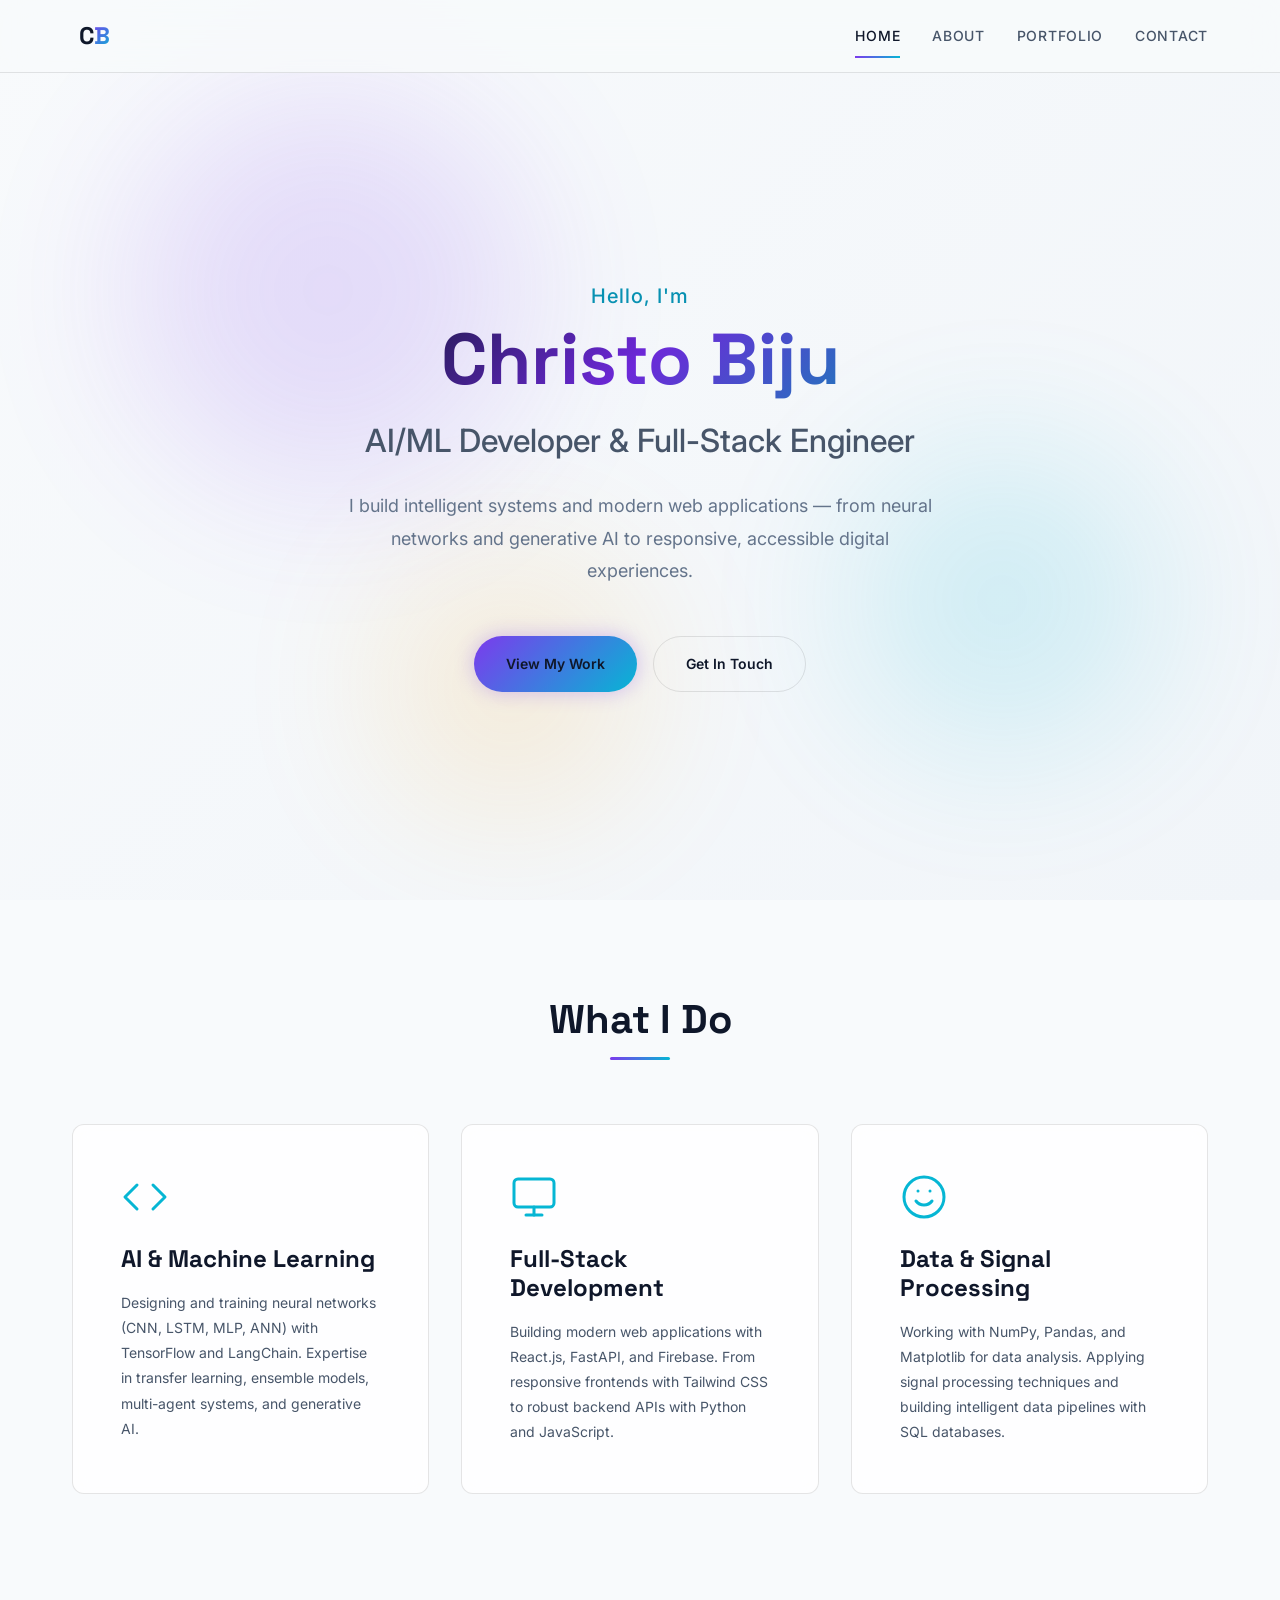
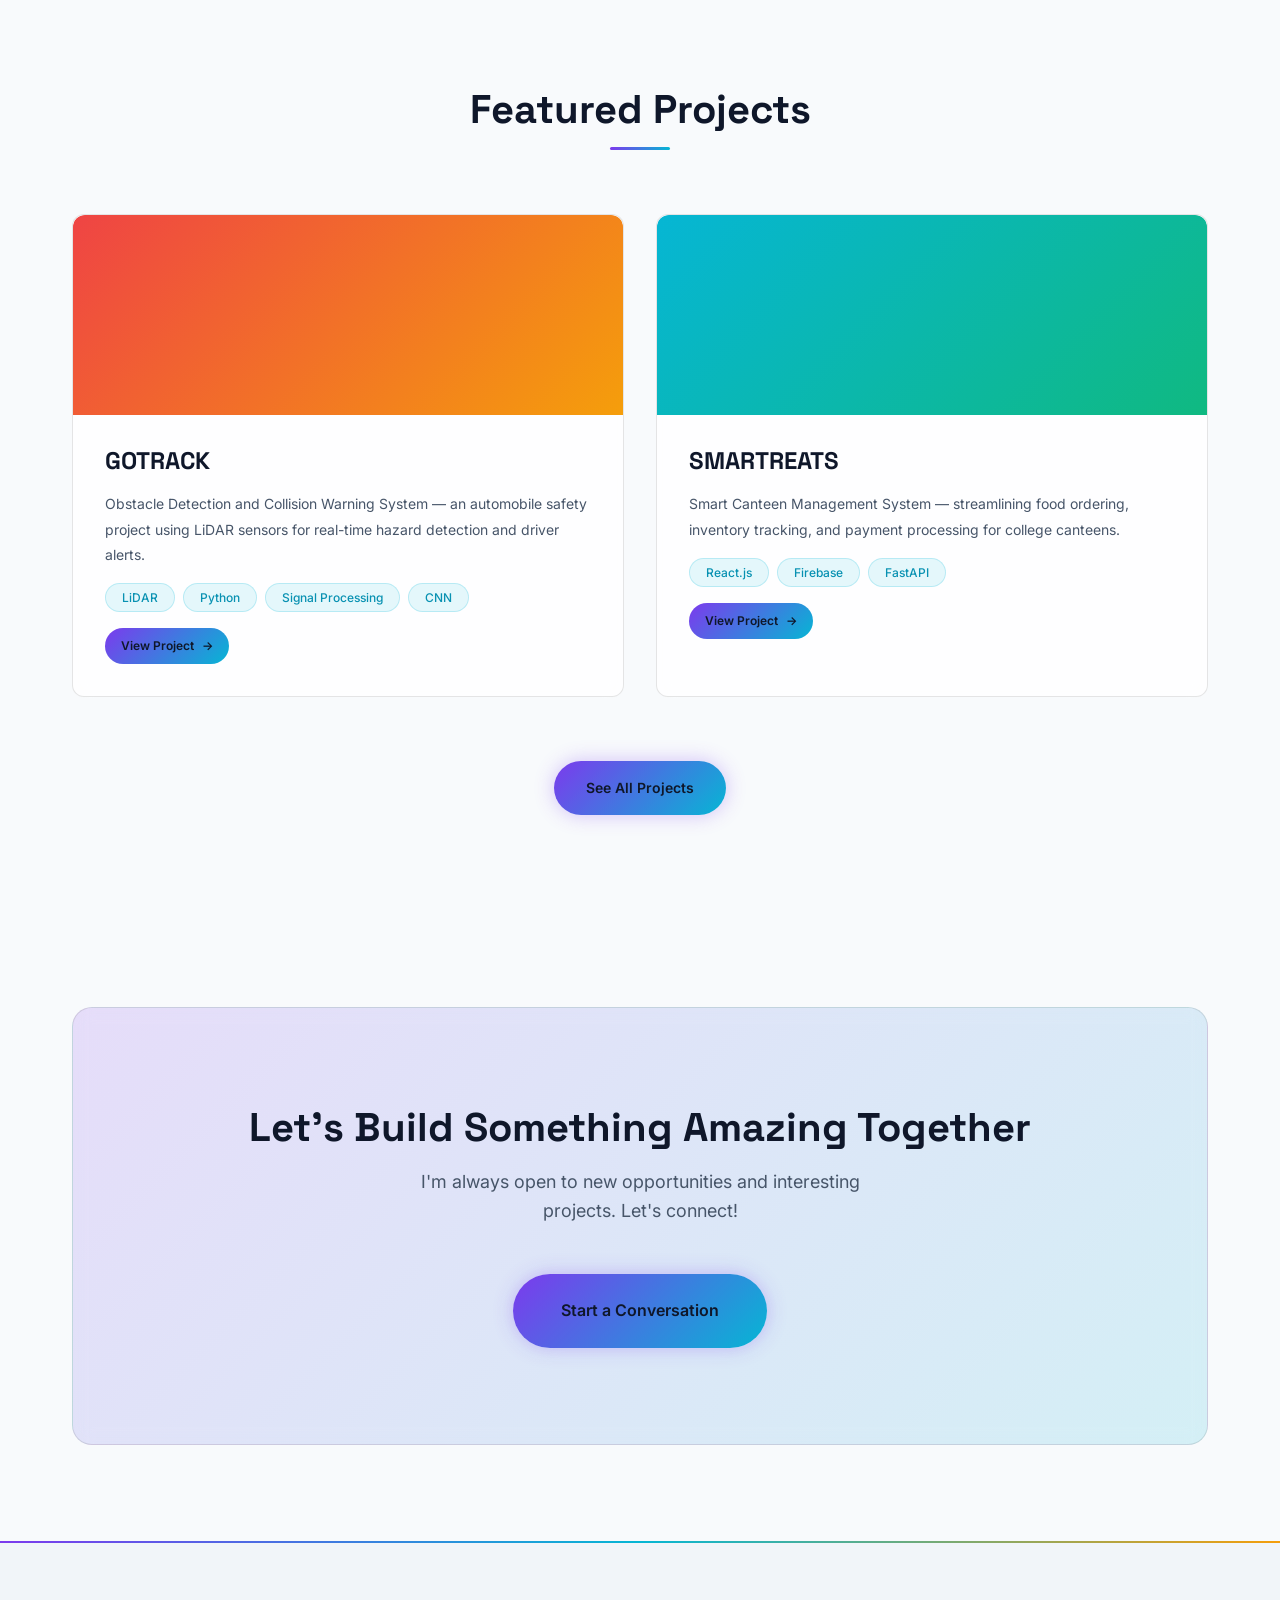
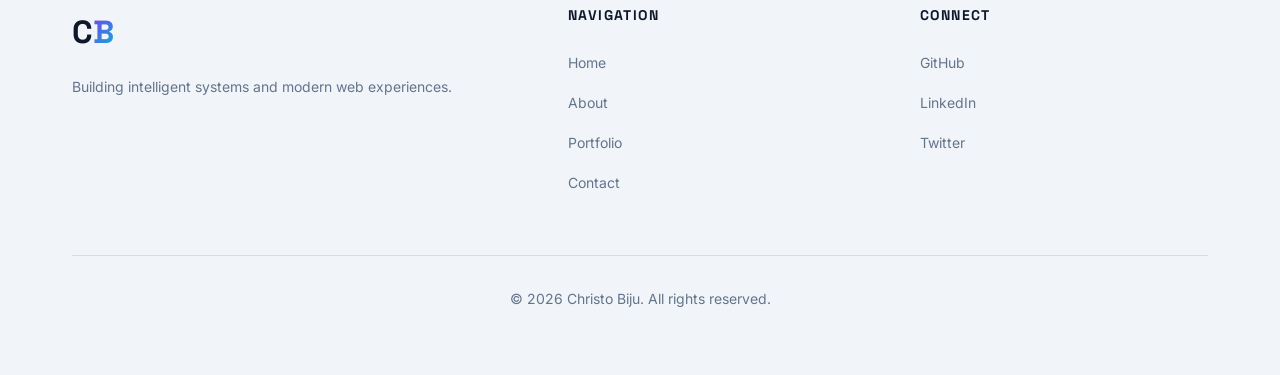
<file: index.html>
<!DOCTYPE html>
<html lang="en">
<head>
  <meta charset="UTF-8">
  <meta name="viewport" content="width=device-width, initial-scale=1.0">
  <title>Christo Biju | AI/ML Developer &amp; Full-Stack Engineer</title>
  <meta name="description" content="Portfolio of Christo Biju — AI/ML developer and full-stack engineer specializing in neural networks, generative AI, and modern web applications. B.Tech CSE student at Marian Engineering College.">
  <meta name="keywords" content="Christo Biju, AI/ML developer, full-stack engineer, Python, TensorFlow, LangChain, React.js, neural networks, generative AI, portfolio">
  <meta property="og:title" content="Christo Biju | AI/ML Developer &amp; Full-Stack Engineer">
  <meta property="og:description" content="Portfolio of Christo Biju — AI/ML developer and full-stack engineer specializing in neural networks, generative AI, and modern web applications.">
  <meta property="og:type" content="website">
  <meta property="og:url" content="https://christobiju.dev/">
  <meta property="og:image" content="https://christobiju.dev/assets/og-image.jpg">
  <meta name="twitter:card" content="summary_large_image">
  <meta name="twitter:title" content="Christo Biju | AI/ML Developer &amp; Full-Stack Engineer">
  <meta name="twitter:description" content="Portfolio of Christo Biju — AI/ML developer and full-stack engineer specializing in neural networks, generative AI, and modern web applications.">
  <meta name="twitter:image" content="https://christobiju.dev/assets/og-image.jpg">
  <link rel="canonical" href="https://christobiju.dev/">
  <meta name="theme-color" content="#0a0e27">
  <link rel="stylesheet" href="styles.css">
  <link rel="preconnect" href="https://fonts.googleapis.com">
  <link rel="preconnect" href="https://fonts.gstatic.com" crossorigin>
  <link href="https://fonts.googleapis.com/css2?family=Inter:wght@400;500;600;700&family=Space+Grotesk:wght@500;600;700&display=swap" rel="stylesheet">
</head>
<body>
  <!-- Skip Navigation Link -->
  <a href="#main-content" class="skip-link">Skip to main content</a>

  <!-- Header with Navigation -->
  <header role="banner">
    <div class="container header-inner">
      <a href="index.html" class="logo" aria-label="Christo Biju - Home">
        <span class="logo-text">C<span class="logo-accent">B</span></span>
      </a>
      
      <!-- Mobile menu button -->
      <button class="nav-toggle" aria-expanded="false" aria-controls="primary-nav" aria-label="Toggle navigation menu">
        <span class="hamburger-line"></span>
        <span class="hamburger-line"></span>
        <span class="hamburger-line"></span>
      </button>

      <nav id="primary-nav" aria-label="Primary navigation">
        <ul class="nav-list" role="list">
          <li><a href="index.html" class="nav-link" aria-current="page">Home</a></li>
          <li><a href="about.html" class="nav-link">About</a></li>
          <li><a href="portfolio.html" class="nav-link">Portfolio</a></li>
          <li><a href="contact.html" class="nav-link">Contact</a></li>
        </ul>
      </nav>
    </div>
  </header>

  <main id="main-content">
    <!-- Hero Section -->
    <section class="hero" aria-labelledby="hero-heading">
      <div class="hero-bg">
        <div class="orb orb-1" aria-hidden="true"></div>
        <div class="orb orb-2" aria-hidden="true"></div>
        <div class="orb orb-3" aria-hidden="true"></div>
      </div>
      <div class="container hero-content">
        <p class="hero-greeting animate-on-scroll">Hello, I'm</p>
        <h1 id="hero-heading" class="hero-title animate-on-scroll">Christo Biju</h1>
        <p class="hero-subtitle animate-on-scroll">AI/ML Developer <span aria-hidden="true">&amp;</span><span class="visually-hidden">and</span> Full-Stack Engineer</p>
        <p class="hero-description animate-on-scroll">I build intelligent systems and modern web applications — from neural networks and generative AI to responsive, accessible digital experiences.</p>
        <div class="hero-cta animate-on-scroll">
          <a href="portfolio.html" class="btn btn-primary">View My Work</a>
          <a href="contact.html" class="btn btn-secondary">Get In Touch</a>
        </div>
      </div>
    </section>

    <!-- Featured Skills Section -->
    <section class="section section-skills" aria-labelledby="skills-heading">
      <div class="container">
        <h2 id="skills-heading" class="section-heading animate-on-scroll">What I Do</h2>
        <div class="card-grid">
          <article class="card animate-on-scroll" tabindex="0">
            <div class="card-icon" aria-hidden="true">
              <svg xmlns="http://www.w3.org/2000/svg" width="48" height="48" viewBox="0 0 24 24" fill="none" stroke="currentColor" stroke-width="1.5" stroke-linecap="round" stroke-linejoin="round" aria-hidden="true" focusable="false"><polyline points="16 18 22 12 16 6"></polyline><polyline points="8 6 2 12 8 18"></polyline></svg>
            </div>
            <h3 class="card-title">AI &amp; Machine Learning</h3>
            <p class="card-text">Designing and training neural networks (CNN, LSTM, MLP, ANN) with TensorFlow and LangChain. Expertise in transfer learning, ensemble models, multi-agent systems, and generative AI.</p>
          </article>
          <article class="card animate-on-scroll" tabindex="0">
            <div class="card-icon" aria-hidden="true">
              <svg xmlns="http://www.w3.org/2000/svg" width="48" height="48" viewBox="0 0 24 24" fill="none" stroke="currentColor" stroke-width="1.5" stroke-linecap="round" stroke-linejoin="round" aria-hidden="true" focusable="false"><rect x="2" y="3" width="20" height="14" rx="2" ry="2"></rect><line x1="8" y1="21" x2="16" y2="21"></line><line x1="12" y1="17" x2="12" y2="21"></line></svg>
            </div>
            <h3 class="card-title">Full-Stack Development</h3>
            <p class="card-text">Building modern web applications with React.js, FastAPI, and Firebase. From responsive frontends with Tailwind CSS to robust backend APIs with Python and JavaScript.</p>
          </article>
          <article class="card animate-on-scroll" tabindex="0">
            <div class="card-icon" aria-hidden="true">
              <svg xmlns="http://www.w3.org/2000/svg" width="48" height="48" viewBox="0 0 24 24" fill="none" stroke="currentColor" stroke-width="1.5" stroke-linecap="round" stroke-linejoin="round" aria-hidden="true" focusable="false"><circle cx="12" cy="12" r="10"></circle><path d="M8 14s1.5 2 4 2 4-2 4-2"></path><line x1="9" y1="9" x2="9.01" y2="9"></line><line x1="15" y1="9" x2="15.01" y2="9"></line></svg>
            </div>
            <h3 class="card-title">Data &amp; Signal Processing</h3>
            <p class="card-text">Working with NumPy, Pandas, and Matplotlib for data analysis. Applying signal processing techniques and building intelligent data pipelines with SQL databases.</p>
          </article>
        </div>
      </div>
    </section>

    <!-- Featured Projects Section -->
    <section class="section section-featured" aria-labelledby="featured-heading">
      <div class="container">
        <h2 id="featured-heading" class="section-heading animate-on-scroll">Featured Projects</h2>
        <div class="card-grid">
          <article class="card project-card animate-on-scroll">
            <div class="project-image" style="background: linear-gradient(135deg, #ef4444 0%, #f59e0b 100%); height: 200px; border-radius: 12px 12px 0 0;" role="img" aria-label="GOTRACK obstacle detection system dashboard"></div>
            <div class="card-body">
              <h3 class="card-title">GOTRACK</h3>
              <p class="card-text">Obstacle Detection and Collision Warning System — an automobile safety project using LiDAR sensors for real-time hazard detection and driver alerts.</p>
              <div class="project-tags" aria-label="Technologies used">
                <span class="tag">LiDAR</span>
                <span class="tag">Python</span>
                <span class="tag">Signal Processing</span>
                <span class="tag">CNN</span>
              </div>
              <a href="portfolio.html" class="btn btn-small">View Project <span aria-hidden="true">→</span></a>
            </div>
          </article>
          <article class="card project-card animate-on-scroll">
            <div class="project-image" style="background: linear-gradient(135deg, #06b6d4 0%, #10b981 100%); height: 200px; border-radius: 12px 12px 0 0;" role="img" aria-label="SMARTREATS canteen management interface"></div>
            <div class="card-body">
              <h3 class="card-title">SMARTREATS</h3>
              <p class="card-text">Smart Canteen Management System — streamlining food ordering, inventory tracking, and payment processing for college canteens.</p>
              <div class="project-tags" aria-label="Technologies used">
                <span class="tag">React.js</span>
                <span class="tag">Firebase</span>
                <span class="tag">FastAPI</span>
              </div>
              <a href="portfolio.html" class="btn btn-small">View Project <span aria-hidden="true">→</span></a>
            </div>
          </article>
        </div>
        <div class="section-cta animate-on-scroll">
          <a href="portfolio.html" class="btn btn-primary">See All Projects</a>
        </div>
      </div>
    </section>

    <!-- CTA Section -->
    <section class="section section-cta-block" aria-labelledby="cta-heading">
      <div class="container">
        <div class="cta-card animate-on-scroll">
          <h2 id="cta-heading">Let's Build Something Amazing Together</h2>
          <p>I'm always open to new opportunities and interesting projects. Let's connect!</p>
          <a href="contact.html" class="btn btn-primary btn-large">Start a Conversation</a>
        </div>
      </div>
    </section>
  </main>

  <!-- Footer -->
  <footer role="contentinfo">
    <div class="container footer-inner">
      <div class="footer-grid">
        <div class="footer-col">
          <p class="footer-logo">C<span class="logo-accent">B</span></p>
          <p class="footer-tagline">Building intelligent systems and modern web experiences.</p>
        </div>
        <div class="footer-col">
          <h3 class="footer-heading">Navigation</h3>
          <nav aria-label="Footer navigation">
            <ul class="footer-links" role="list">
              <li><a href="index.html">Home</a></li>
              <li><a href="about.html">About</a></li>
              <li><a href="portfolio.html">Portfolio</a></li>
              <li><a href="contact.html">Contact</a></li>
            </ul>
          </nav>
        </div>
        <div class="footer-col">
          <h3 class="footer-heading">Connect</h3>
          <ul class="social-links" role="list">
            <li><a href="https://github.com" aria-label="GitHub profile" class="social-link">GitHub</a></li>
            <li><a href="https://linkedin.com" aria-label="LinkedIn profile" class="social-link">LinkedIn</a></li>
            <li><a href="https://twitter.com" aria-label="Twitter profile" class="social-link">Twitter</a></li>
          </ul>
        </div>
      </div>
      <div class="footer-bottom">
        <p>&copy; <time datetime="2026">2026</time> Christo Biju. All rights reserved.</p>
      </div>
    </div>
  </footer>

  <!-- Back to Top -->
  <button class="back-to-top" aria-label="Back to top" hidden>
    <svg xmlns="http://www.w3.org/2000/svg" width="24" height="24" viewBox="0 0 24 24" fill="none" stroke="currentColor" stroke-width="2" stroke-linecap="round" stroke-linejoin="round" aria-hidden="true" focusable="false"><polyline points="18 15 12 9 6 15"></polyline></svg>
  </button>

  <!-- Live Region for Announcements -->
  <div aria-live="polite" aria-atomic="true" class="visually-hidden" id="announcer"></div>

  <script src="main.js"></script>
</body>
</html>
</file>
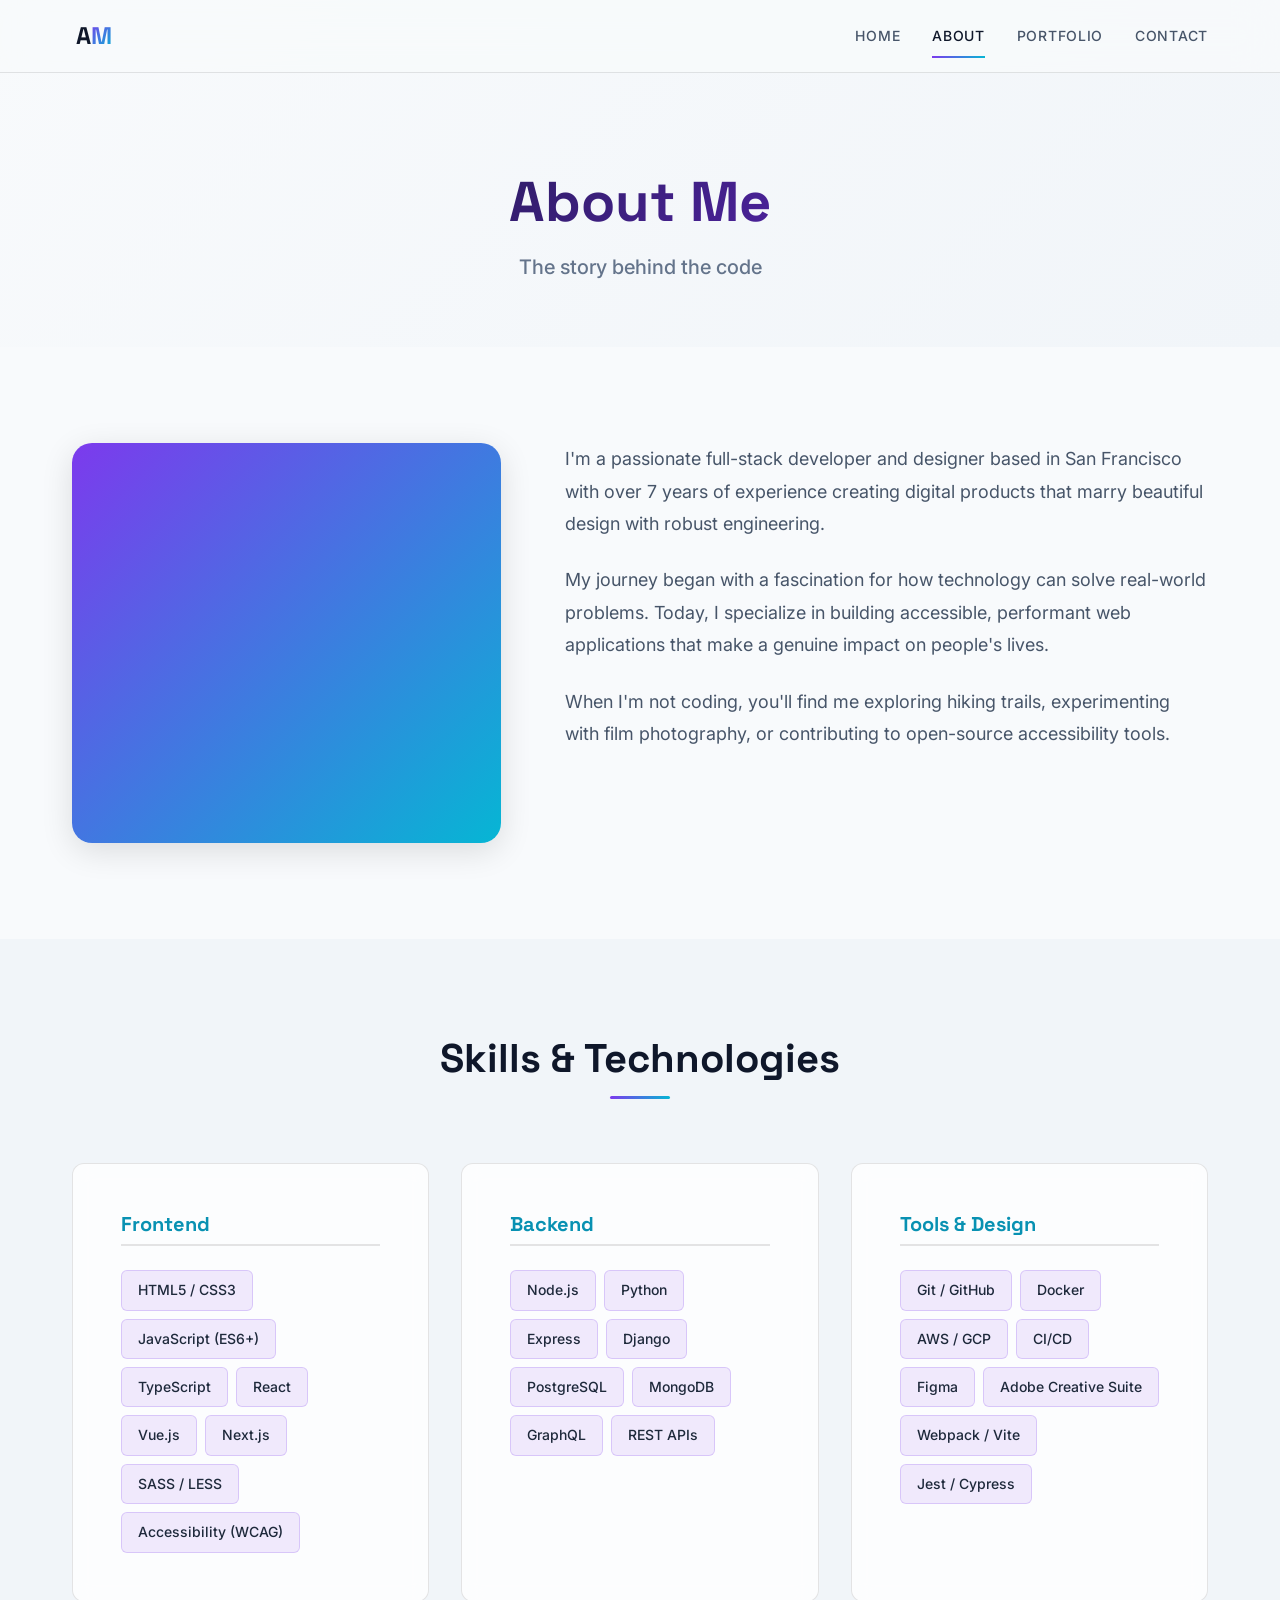
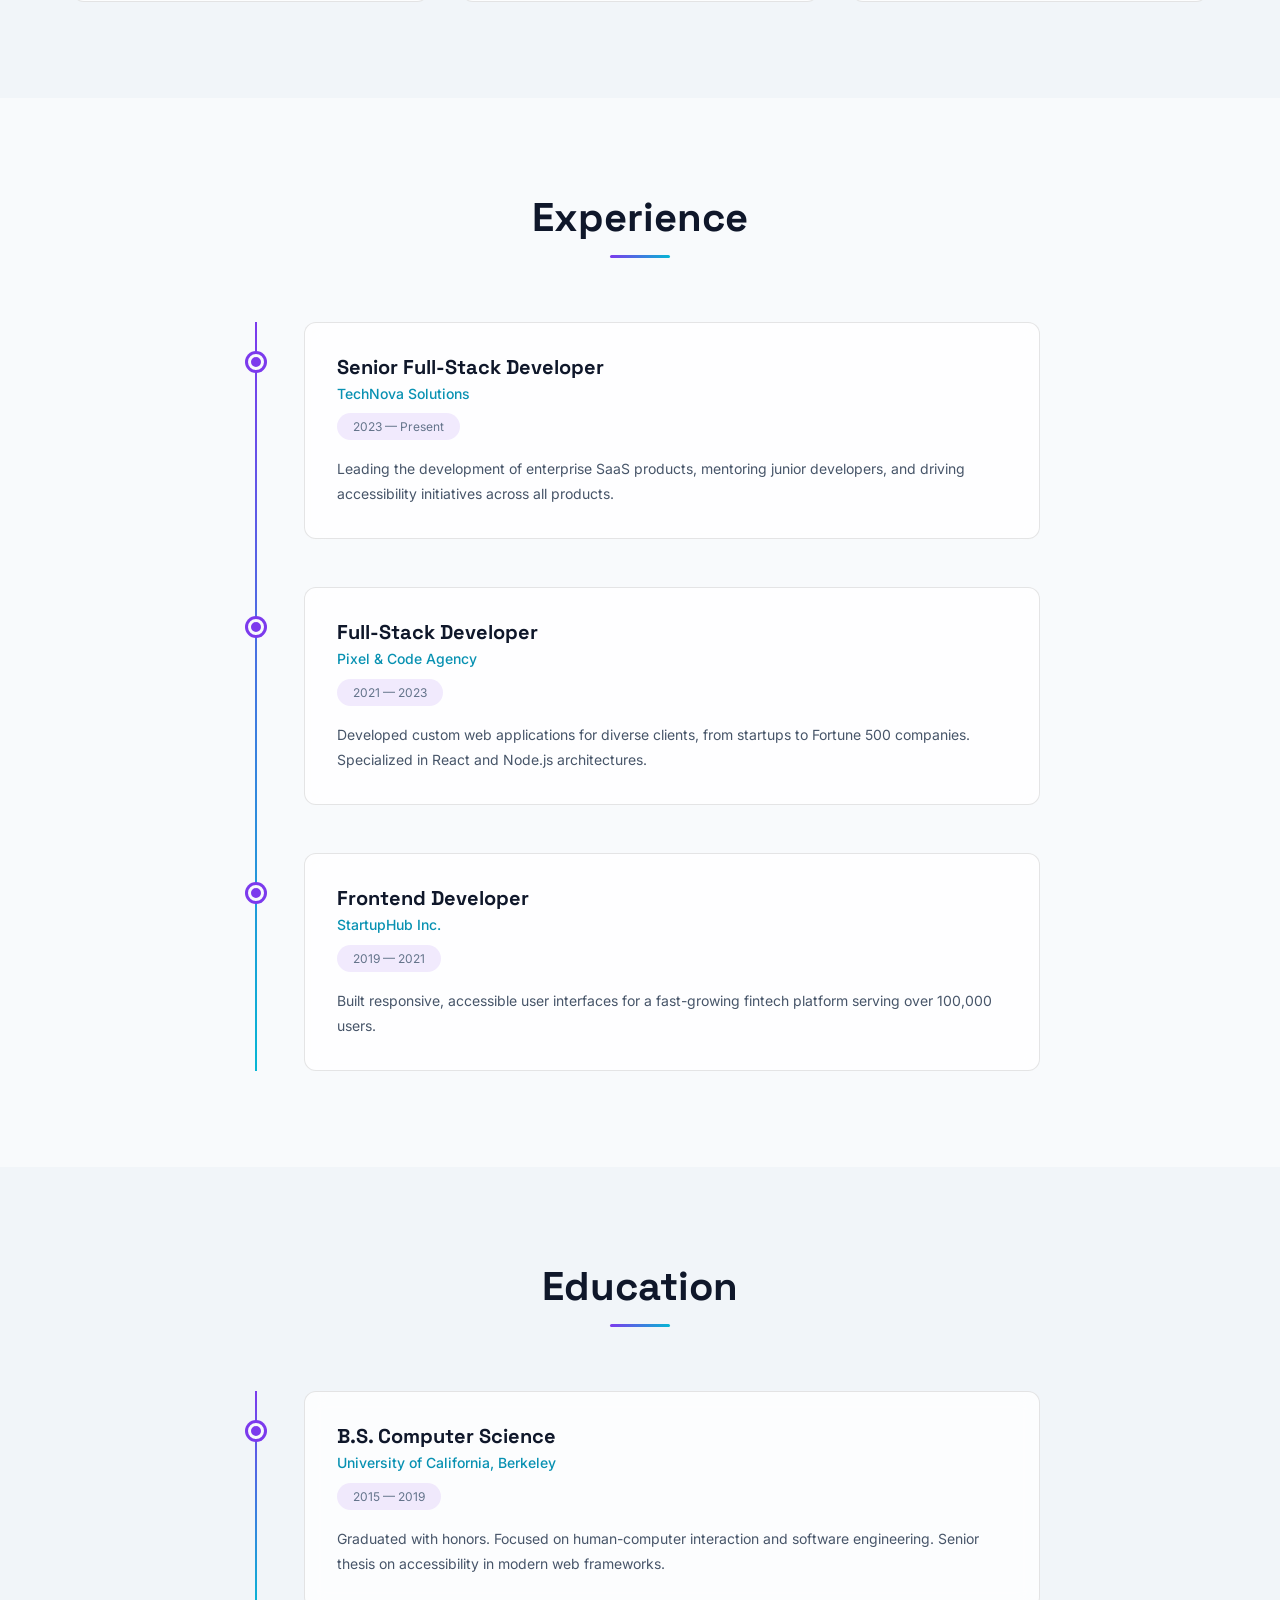
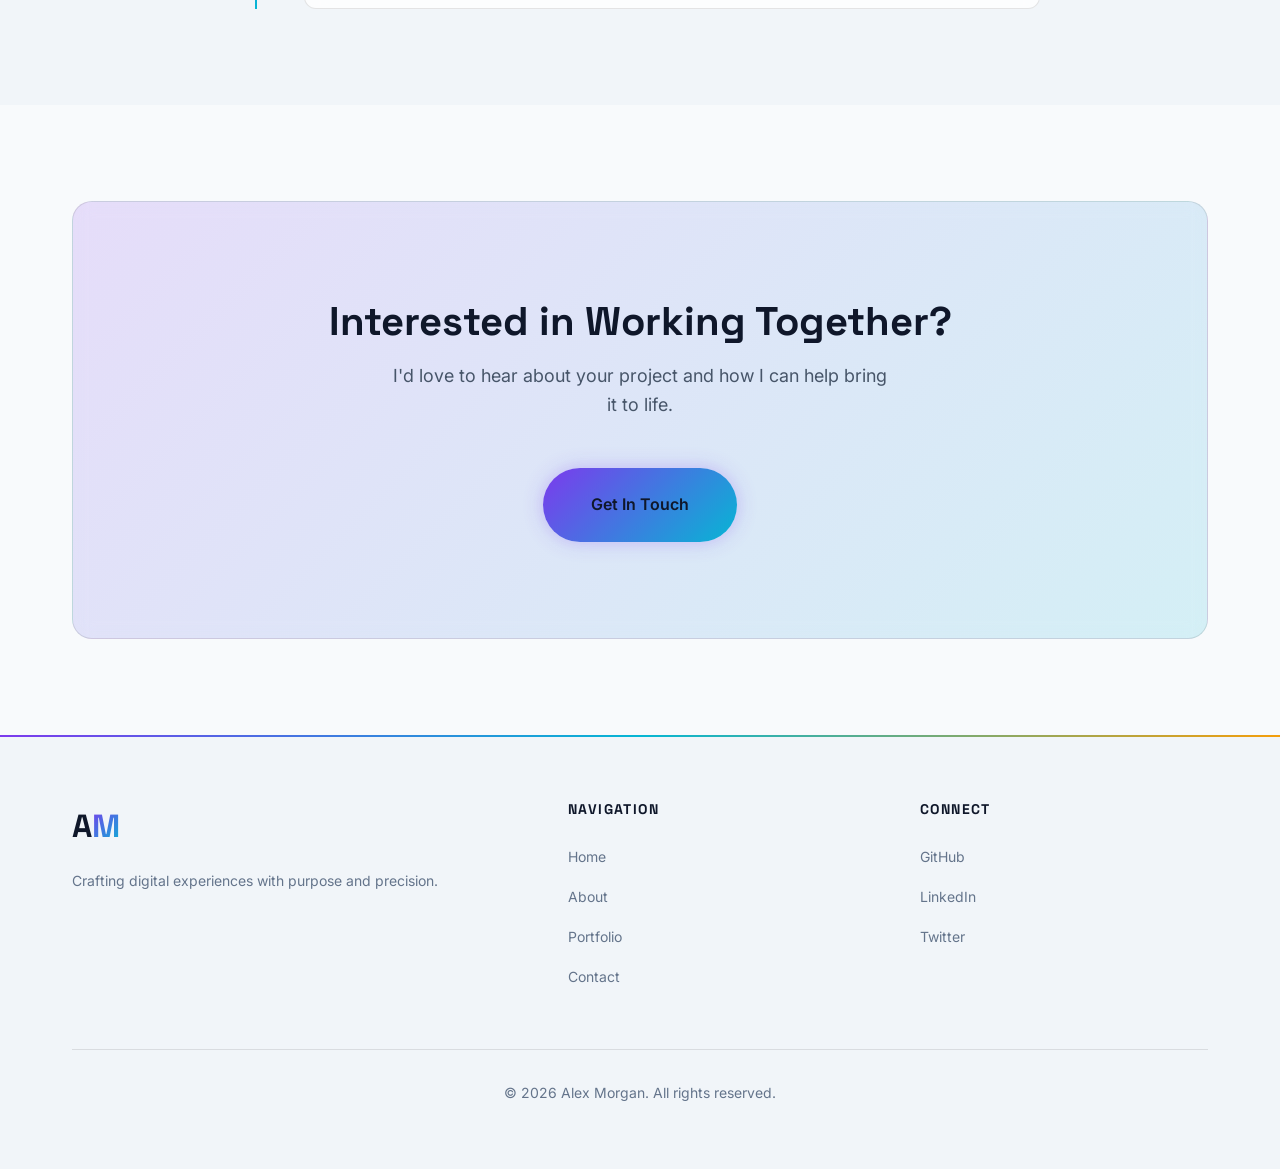
<file: about.html>
<!DOCTYPE html>
<html lang="en">
<head>
  <meta charset="UTF-8">
  <meta name="viewport" content="width=device-width, initial-scale=1.0">
  <title>About | Alex Morgan — Full-Stack Developer & Designer</title>
  <meta name="description" content="Learn about Alex Morgan's journey as a full-stack developer and designer. Discover skills, experience, education, and the passion behind crafting accessible digital experiences.">
  <meta name="keywords" content="Alex Morgan, about, full-stack developer, designer, skills, experience, web development">
  <meta property="og:title" content="About Alex Morgan — Full-Stack Developer & Designer">
  <meta property="og:description" content="Learn about Alex Morgan's journey, skills, and experience in full-stack development and design.">
  <meta property="og:type" content="website">
  <meta name="twitter:card" content="summary_large_image">
  <meta name="twitter:title" content="About Alex Morgan">
  <meta name="twitter:description" content="Full-stack developer & designer crafting accessible digital experiences.">
  <link rel="canonical" href="https://alexmorgan.dev/about">
  <meta name="theme-color" content="#0a0e27">
  <link rel="preconnect" href="https://fonts.googleapis.com">
  <link rel="preconnect" href="https://fonts.gstatic.com" crossorigin>
  <link href="https://fonts.googleapis.com/css2?family=Inter:wght@400;500;600;700&family=Space+Grotesk:wght@500;600;700&display=swap" rel="stylesheet">
  <link rel="stylesheet" href="styles.css">
</head>
<body>
  <a href="#main-content" class="skip-link">Skip to main content</a>

  <header role="banner">
    <div class="container header-inner">
      <a href="index.html" class="logo" aria-label="Alex Morgan - Home">
        <span class="logo-text">A<span class="logo-accent">M</span></span>
      </a>
      <button class="nav-toggle" aria-expanded="false" aria-controls="primary-nav" aria-label="Toggle navigation menu">
        <span class="hamburger-line"></span>
        <span class="hamburger-line"></span>
        <span class="hamburger-line"></span>
      </button>
      <nav id="primary-nav" aria-label="Primary navigation">
        <ul class="nav-list" role="list">
          <li><a href="index.html" class="nav-link">Home</a></li>
          <li><a href="about.html" class="nav-link" aria-current="page">About</a></li>
          <li><a href="portfolio.html" class="nav-link">Portfolio</a></li>
          <li><a href="contact.html" class="nav-link">Contact</a></li>
        </ul>
      </nav>
    </div>
  </header>

  <main id="main-content">
    <!-- Page Hero -->
    <section class="page-hero" aria-labelledby="about-heading">
      <div class="container">
        <h1 id="about-heading" class="page-title animate-on-scroll">About Me</h1>
        <p class="page-subtitle animate-on-scroll">The story behind the code</p>
      </div>
    </section>

    <!-- Bio Section -->
    <section class="section" aria-labelledby="bio-heading">
      <div class="container bio-layout">
        <div class="bio-image-wrapper animate-on-scroll">
          <div class="bio-image" role="img" aria-label="Alex Morgan portrait photo" style="background: linear-gradient(135deg, #7c3aed 0%, #06b6d4 100%); width: 100%; height: 400px; border-radius: 20px;"></div>
        </div>
        <div class="bio-content">
          <h2 id="bio-heading" class="visually-hidden">Biography</h2>
          <p class="bio-text animate-on-scroll">I'm a passionate full-stack developer and designer based in San Francisco with over 7 years of experience creating digital products that marry beautiful design with robust engineering.</p>
          <p class="bio-text animate-on-scroll">My journey began with a fascination for how technology can solve real-world problems. Today, I specialize in building accessible, performant web applications that make a genuine impact on people's lives.</p>
          <p class="bio-text animate-on-scroll">When I'm not coding, you'll find me exploring hiking trails, experimenting with film photography, or contributing to open-source accessibility tools.</p>
        </div>
      </div>
    </section>

    <!-- Skills Section -->
    <section class="section section-alt" aria-labelledby="skills-heading">
      <div class="container">
        <h2 id="skills-heading" class="section-heading animate-on-scroll">Skills & Technologies</h2>
        <div class="skills-grid">
          <div class="skill-category animate-on-scroll">
            <h3 class="skill-category-title">Frontend</h3>
            <ul class="skill-list" role="list">
              <li class="skill-tag">HTML5 / CSS3</li>
              <li class="skill-tag">JavaScript (ES6+)</li>
              <li class="skill-tag">TypeScript</li>
              <li class="skill-tag">React</li>
              <li class="skill-tag">Vue.js</li>
              <li class="skill-tag">Next.js</li>
              <li class="skill-tag">SASS / LESS</li>
              <li class="skill-tag">Accessibility (WCAG)</li>
            </ul>
          </div>
          <div class="skill-category animate-on-scroll">
            <h3 class="skill-category-title">Backend</h3>
            <ul class="skill-list" role="list">
              <li class="skill-tag">Node.js</li>
              <li class="skill-tag">Python</li>
              <li class="skill-tag">Express</li>
              <li class="skill-tag">Django</li>
              <li class="skill-tag">PostgreSQL</li>
              <li class="skill-tag">MongoDB</li>
              <li class="skill-tag">GraphQL</li>
              <li class="skill-tag">REST APIs</li>
            </ul>
          </div>
          <div class="skill-category animate-on-scroll">
            <h3 class="skill-category-title">Tools & Design</h3>
            <ul class="skill-list" role="list">
              <li class="skill-tag">Git / GitHub</li>
              <li class="skill-tag">Docker</li>
              <li class="skill-tag">AWS / GCP</li>
              <li class="skill-tag">CI/CD</li>
              <li class="skill-tag">Figma</li>
              <li class="skill-tag">Adobe Creative Suite</li>
              <li class="skill-tag">Webpack / Vite</li>
              <li class="skill-tag">Jest / Cypress</li>
            </ul>
          </div>
        </div>
      </div>
    </section>

    <!-- Experience Timeline -->
    <section class="section" aria-labelledby="experience-heading">
      <div class="container">
        <h2 id="experience-heading" class="section-heading animate-on-scroll">Experience</h2>
        <ol class="timeline" role="list">
          <li class="timeline-item animate-on-scroll">
            <div class="timeline-marker" aria-hidden="true"></div>
            <article class="timeline-content card">
              <header>
                <h3 class="timeline-title">Senior Full-Stack Developer</h3>
                <p class="timeline-company">TechNova Solutions</p>
              </header>
              <time class="timeline-date" datetime="2023">2023 — Present</time>
              <p class="timeline-desc">Leading the development of enterprise SaaS products, mentoring junior developers, and driving accessibility initiatives across all products.</p>
            </article>
          </li>
          <li class="timeline-item animate-on-scroll">
            <div class="timeline-marker" aria-hidden="true"></div>
            <article class="timeline-content card">
              <header>
                <h3 class="timeline-title">Full-Stack Developer</h3>
                <p class="timeline-company">Pixel & Code Agency</p>
              </header>
              <time class="timeline-date" datetime="2021">2021 — 2023</time>
              <p class="timeline-desc">Developed custom web applications for diverse clients, from startups to Fortune 500 companies. Specialized in React and Node.js architectures.</p>
            </article>
          </li>
          <li class="timeline-item animate-on-scroll">
            <div class="timeline-marker" aria-hidden="true"></div>
            <article class="timeline-content card">
              <header>
                <h3 class="timeline-title">Frontend Developer</h3>
                <p class="timeline-company">StartupHub Inc.</p>
              </header>
              <time class="timeline-date" datetime="2019">2019 — 2021</time>
              <p class="timeline-desc">Built responsive, accessible user interfaces for a fast-growing fintech platform serving over 100,000 users.</p>
            </article>
          </li>
        </ol>
      </div>
    </section>

    <!-- Education -->
    <section class="section section-alt" aria-labelledby="education-heading">
      <div class="container">
        <h2 id="education-heading" class="section-heading animate-on-scroll">Education</h2>
        <ol class="timeline" role="list">
          <li class="timeline-item animate-on-scroll">
            <div class="timeline-marker" aria-hidden="true"></div>
            <article class="timeline-content card">
              <header>
                <h3 class="timeline-title">B.S. Computer Science</h3>
                <p class="timeline-company">University of California, Berkeley</p>
              </header>
              <time class="timeline-date" datetime="2019">2015 — 2019</time>
              <p class="timeline-desc">Graduated with honors. Focused on human-computer interaction and software engineering. Senior thesis on accessibility in modern web frameworks.</p>
            </article>
          </li>
        </ol>
      </div>
    </section>

    <!-- CTA -->
    <section class="section section-cta-block" aria-labelledby="about-cta-heading">
      <div class="container">
        <div class="cta-card animate-on-scroll">
          <h2 id="about-cta-heading">Interested in Working Together?</h2>
          <p>I'd love to hear about your project and how I can help bring it to life.</p>
          <a href="contact.html" class="btn btn-primary btn-large">Get In Touch</a>
        </div>
      </div>
    </section>
  </main>

  <footer role="contentinfo">
    <div class="container footer-inner">
      <div class="footer-grid">
        <div class="footer-col">
          <p class="footer-logo">A<span class="logo-accent">M</span></p>
          <p class="footer-tagline">Crafting digital experiences with purpose and precision.</p>
        </div>
        <div class="footer-col">
          <h3 class="footer-heading">Navigation</h3>
          <nav aria-label="Footer navigation">
            <ul class="footer-links" role="list">
              <li><a href="index.html">Home</a></li>
              <li><a href="about.html">About</a></li>
              <li><a href="portfolio.html">Portfolio</a></li>
              <li><a href="contact.html">Contact</a></li>
            </ul>
          </nav>
        </div>
        <div class="footer-col">
          <h3 class="footer-heading">Connect</h3>
          <ul class="social-links" role="list">
            <li><a href="https://github.com" aria-label="GitHub profile" class="social-link">GitHub</a></li>
            <li><a href="https://linkedin.com" aria-label="LinkedIn profile" class="social-link">LinkedIn</a></li>
            <li><a href="https://twitter.com" aria-label="Twitter profile" class="social-link">Twitter</a></li>
          </ul>
        </div>
      </div>
      <div class="footer-bottom">
        <p>&copy; <time datetime="2026">2026</time> Alex Morgan. All rights reserved.</p>
      </div>
    </div>
  </footer>

  <button class="back-to-top" aria-label="Back to top" hidden>
    <svg xmlns="http://www.w3.org/2000/svg" width="24" height="24" viewBox="0 0 24 24" fill="none" stroke="currentColor" stroke-width="2" stroke-linecap="round" stroke-linejoin="round" aria-hidden="true" focusable="false"><polyline points="18 15 12 9 6 15"></polyline></svg>
  </button>

  <div aria-live="polite" aria-atomic="true" class="visually-hidden" id="announcer"></div>
  <script src="main.js"></script>
</body>
</html>
</file>
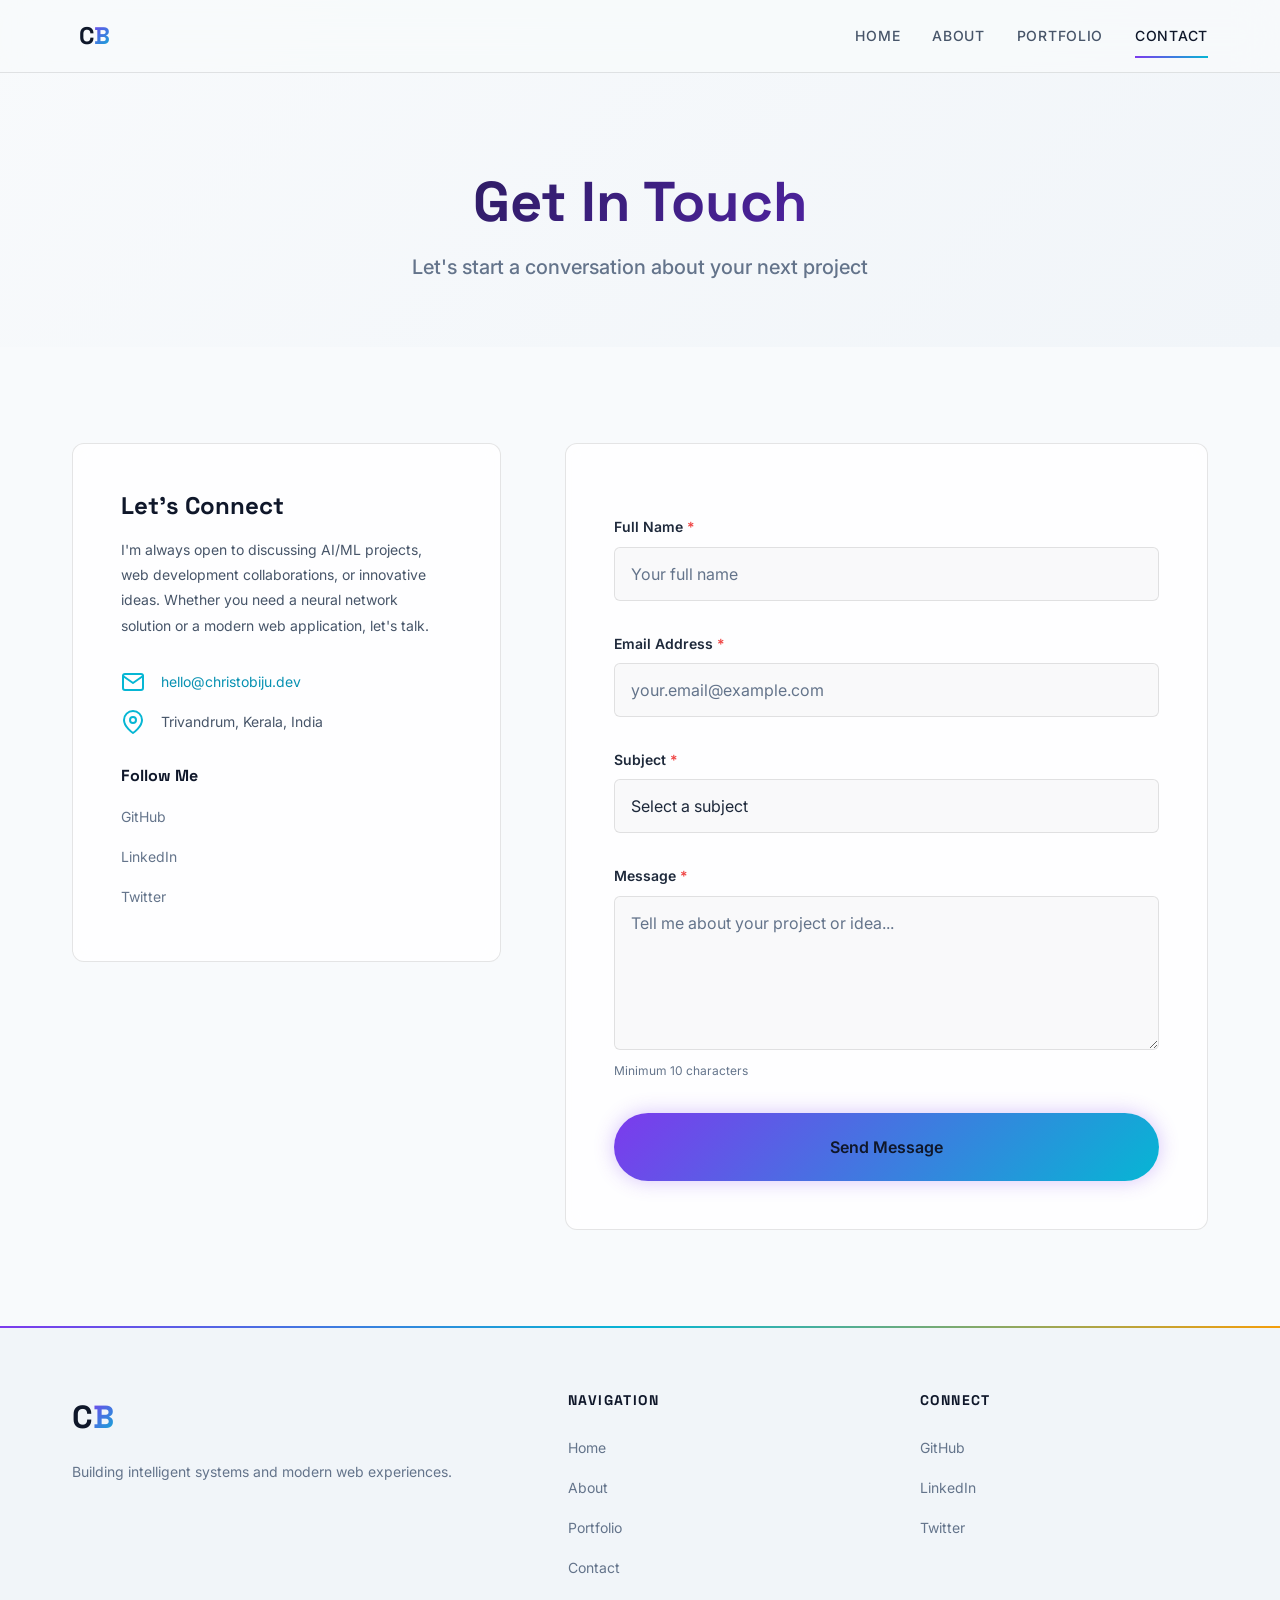
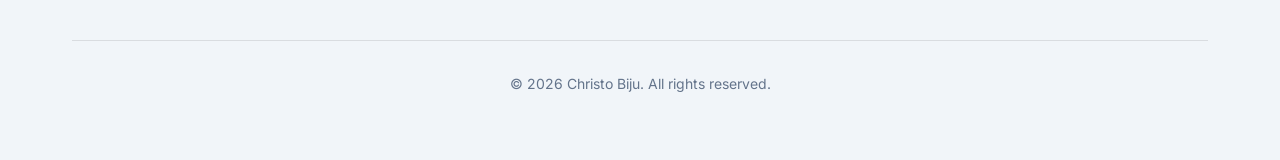
<file: contact.html>
<!DOCTYPE html>
<html lang="en">
<head>
  <meta charset="UTF-8">
  <meta name="viewport" content="width=device-width, initial-scale=1.0">
  <title>Contact | Christo Biju — AI/ML Developer & Full-Stack Engineer</title>
  <meta name="description" content="Get in touch with Christo Biju for AI/ML projects, web development, or collaboration opportunities. Send a message through the accessible contact form.">
  <meta name="keywords" content="contact Christo Biju, hire AI developer, machine learning projects, web development inquiry">
  <meta property="og:title" content="Contact Christo Biju">
  <meta property="og:description" content="Get in touch for AI/ML and web development collaboration opportunities.">
  <meta property="og:type" content="website">
  <meta name="twitter:card" content="summary_large_image">
  <meta name="twitter:title" content="Contact Christo Biju">
  <meta name="twitter:description" content="Send a message for AI/ML and web development collaboration.">
  <link rel="canonical" href="https://christobiju.dev/contact">
  <meta name="theme-color" content="#0a0e27">
  <link rel="preconnect" href="https://fonts.googleapis.com">
  <link rel="preconnect" href="https://fonts.gstatic.com" crossorigin>
  <link href="https://fonts.googleapis.com/css2?family=Inter:wght@400;500;600;700&family=Space+Grotesk:wght@500;600;700&display=swap" rel="stylesheet">
  <link rel="stylesheet" href="styles.css">
</head>
<body>
  <a href="#main-content" class="skip-link">Skip to main content</a>

  <header role="banner">
    <div class="container header-inner">
      <a href="index.html" class="logo" aria-label="Christo Biju - Home">
        <span class="logo-text">C<span class="logo-accent">B</span></span>
      </a>
      <button class="nav-toggle" aria-expanded="false" aria-controls="primary-nav" aria-label="Toggle navigation menu">
        <span class="hamburger-line"></span>
        <span class="hamburger-line"></span>
        <span class="hamburger-line"></span>
      </button>
      <nav id="primary-nav" aria-label="Primary navigation">
        <ul class="nav-list" role="list">
          <li><a href="index.html" class="nav-link">Home</a></li>
          <li><a href="about.html" class="nav-link">About</a></li>
          <li><a href="portfolio.html" class="nav-link">Portfolio</a></li>
          <li><a href="contact.html" class="nav-link" aria-current="page">Contact</a></li>
        </ul>
      </nav>
    </div>
  </header>

  <main id="main-content">
    <section class="page-hero" aria-labelledby="contact-heading">
      <div class="container">
        <h1 id="contact-heading" class="page-title animate-on-scroll">Get In Touch</h1>
        <p class="page-subtitle animate-on-scroll">Let's start a conversation about your next project</p>
      </div>
    </section>

    <section class="section" aria-labelledby="form-heading">
      <div class="container contact-layout">
        <!-- Contact Info Sidebar -->
        <aside class="contact-info animate-on-scroll" aria-label="Contact information">
          <h2 class="contact-info-heading">Let's Connect</h2>
          <p class="contact-info-text">I'm always open to discussing AI/ML projects, web development collaborations, or innovative ideas. Whether you need a neural network solution or a modern web application, let's talk.</p>
          
          <address class="contact-details">
            <div class="contact-item">
              <svg xmlns="http://www.w3.org/2000/svg" width="24" height="24" viewBox="0 0 24 24" fill="none" stroke="currentColor" stroke-width="2" stroke-linecap="round" stroke-linejoin="round" aria-hidden="true" focusable="false"><path d="M4 4h16c1.1 0 2 .9 2 2v12c0 1.1-.9 2-2 2H4c-1.1 0-2-.9-2-2V6c0-1.1.9-2 2-2z"></path><polyline points="22,6 12,13 2,6"></polyline></svg>
              <a href="mailto:hello@christobiju.dev">hello@christobiju.dev</a>
            </div>
            <div class="contact-item">
              <svg xmlns="http://www.w3.org/2000/svg" width="24" height="24" viewBox="0 0 24 24" fill="none" stroke="currentColor" stroke-width="2" stroke-linecap="round" stroke-linejoin="round" aria-hidden="true" focusable="false"><path d="M21 10c0 7-9 13-9 13s-9-6-9-13a9 9 0 0 1 18 0z"></path><circle cx="12" cy="10" r="3"></circle></svg>
              <span>Trivandrum, Kerala, India</span>
            </div>
          </address>

          <div class="contact-social">
            <h3 class="contact-social-heading">Follow Me</h3>
            <ul class="social-links" role="list">
              <li><a href="https://github.com" aria-label="GitHub profile" class="social-link">GitHub</a></li>
              <li><a href="https://linkedin.com" aria-label="LinkedIn profile" class="social-link">LinkedIn</a></li>
              <li><a href="https://twitter.com" aria-label="Twitter profile" class="social-link">Twitter</a></li>
            </ul>
          </div>
        </aside>

        <!-- Contact Form -->
        <div class="contact-form-wrapper animate-on-scroll">
          <h2 id="form-heading" class="visually-hidden">Contact Form</h2>
          
          <!-- Form Status Messages -->
          <div id="form-status" role="status" aria-live="polite" class="form-status"></div>

          <form id="contact-form" class="contact-form" novalidate aria-label="Contact form">
            <div class="form-group">
              <label for="contact-name" class="form-label">Full Name <span aria-hidden="true" class="required-indicator">*</span></label>
              <input 
                type="text" 
                id="contact-name" 
                name="name" 
                class="form-input" 
                required 
                minlength="2"
                autocomplete="name"
                aria-required="true"
                aria-describedby="name-error"
                placeholder="Your full name"
              >
              <p id="name-error" class="error-message" role="alert" aria-live="assertive"></p>
            </div>

            <div class="form-group">
              <label for="contact-email" class="form-label">Email Address <span aria-hidden="true" class="required-indicator">*</span></label>
              <input 
                type="email" 
                id="contact-email" 
                name="email" 
                class="form-input" 
                required 
                autocomplete="email"
                aria-required="true"
                aria-describedby="email-error"
                placeholder="your.email@example.com"
              >
              <p id="email-error" class="error-message" role="alert" aria-live="assertive"></p>
            </div>

            <div class="form-group">
              <label for="contact-subject" class="form-label">Subject <span aria-hidden="true" class="required-indicator">*</span></label>
              <select 
                id="contact-subject" 
                name="subject" 
                class="form-input form-select" 
                required
                aria-required="true"
                aria-describedby="subject-error"
              >
                <option value="" disabled selected>Select a subject</option>
                <option value="project">Project Inquiry</option>
                <option value="collaboration">Collaboration</option>
                <option value="freelance">Freelance Opportunity</option>
                <option value="general">General Question</option>
                <option value="other">Other</option>
              </select>
              <p id="subject-error" class="error-message" role="alert" aria-live="assertive"></p>
            </div>

            <div class="form-group">
              <label for="contact-message" class="form-label">Message <span aria-hidden="true" class="required-indicator">*</span></label>
              <textarea 
                id="contact-message" 
                name="message" 
                class="form-input form-textarea" 
                required 
                minlength="10"
                rows="6"
                aria-required="true"
                aria-describedby="message-error message-hint"
                placeholder="Tell me about your project or idea..."
              ></textarea>
              <p id="message-hint" class="form-hint">Minimum 10 characters</p>
              <p id="message-error" class="error-message" role="alert" aria-live="assertive"></p>
            </div>

            <button type="submit" class="btn btn-primary btn-large btn-submit" id="submit-btn">
              <span class="btn-text">Send Message</span>
              <span class="btn-loading visually-hidden" aria-hidden="true">
                <svg class="spinner" xmlns="http://www.w3.org/2000/svg" width="20" height="20" viewBox="0 0 24 24" fill="none" stroke="currentColor" stroke-width="2" aria-hidden="true" focusable="false"><circle cx="12" cy="12" r="10" opacity="0.25"></circle><path d="M12 2a10 10 0 0 1 10 10" stroke-linecap="round"></path></svg>
                Sending...
              </span>
            </button>
          </form>
        </div>
      </div>
    </section>
  </main>

  <footer role="contentinfo">
    <div class="container footer-inner">
      <div class="footer-grid">
        <div class="footer-col">
          <p class="footer-logo">C<span class="logo-accent">B</span></p>
          <p class="footer-tagline">Building intelligent systems and modern web experiences.</p>
        </div>
        <div class="footer-col">
          <h3 class="footer-heading">Navigation</h3>
          <nav aria-label="Footer navigation">
            <ul class="footer-links" role="list">
              <li><a href="index.html">Home</a></li>
              <li><a href="about.html">About</a></li>
              <li><a href="portfolio.html">Portfolio</a></li>
              <li><a href="contact.html">Contact</a></li>
            </ul>
          </nav>
        </div>
        <div class="footer-col">
          <h3 class="footer-heading">Connect</h3>
          <ul class="social-links" role="list">
            <li><a href="https://github.com" aria-label="GitHub profile" class="social-link">GitHub</a></li>
            <li><a href="https://linkedin.com" aria-label="LinkedIn profile" class="social-link">LinkedIn</a></li>
            <li><a href="https://twitter.com" aria-label="Twitter profile" class="social-link">Twitter</a></li>
          </ul>
        </div>
      </div>
      <div class="footer-bottom">
        <p>&copy; <time datetime="2026">2026</time> Christo Biju. All rights reserved.</p>
      </div>
    </div>
  </footer>

  <button class="back-to-top" aria-label="Back to top" hidden>
    <svg xmlns="http://www.w3.org/2000/svg" width="24" height="24" viewBox="0 0 24 24" fill="none" stroke="currentColor" stroke-width="2" stroke-linecap="round" stroke-linejoin="round" aria-hidden="true" focusable="false"><polyline points="18 15 12 9 6 15"></polyline></svg>
  </button>

  <div aria-live="polite" aria-atomic="true" class="visually-hidden" id="announcer"></div>
  <script src="main.js"></script>
</body>
</html>
</file>
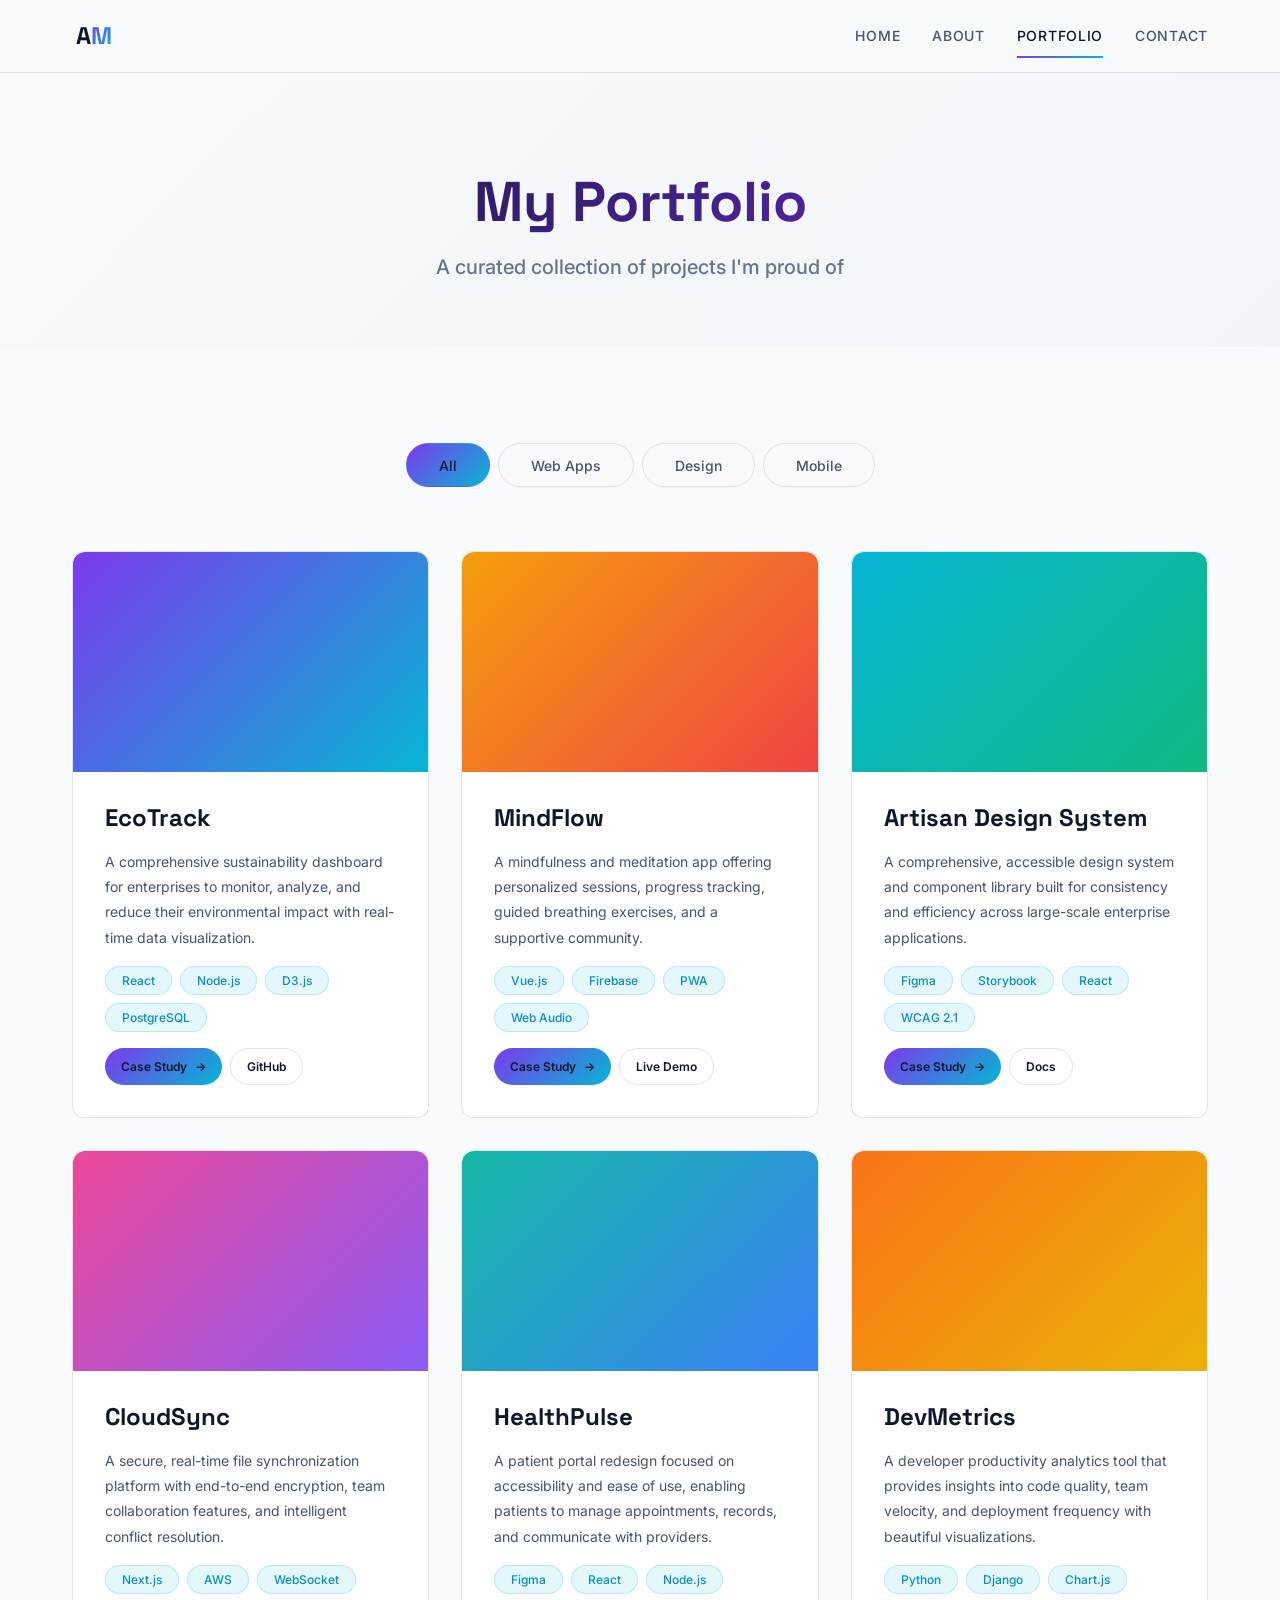
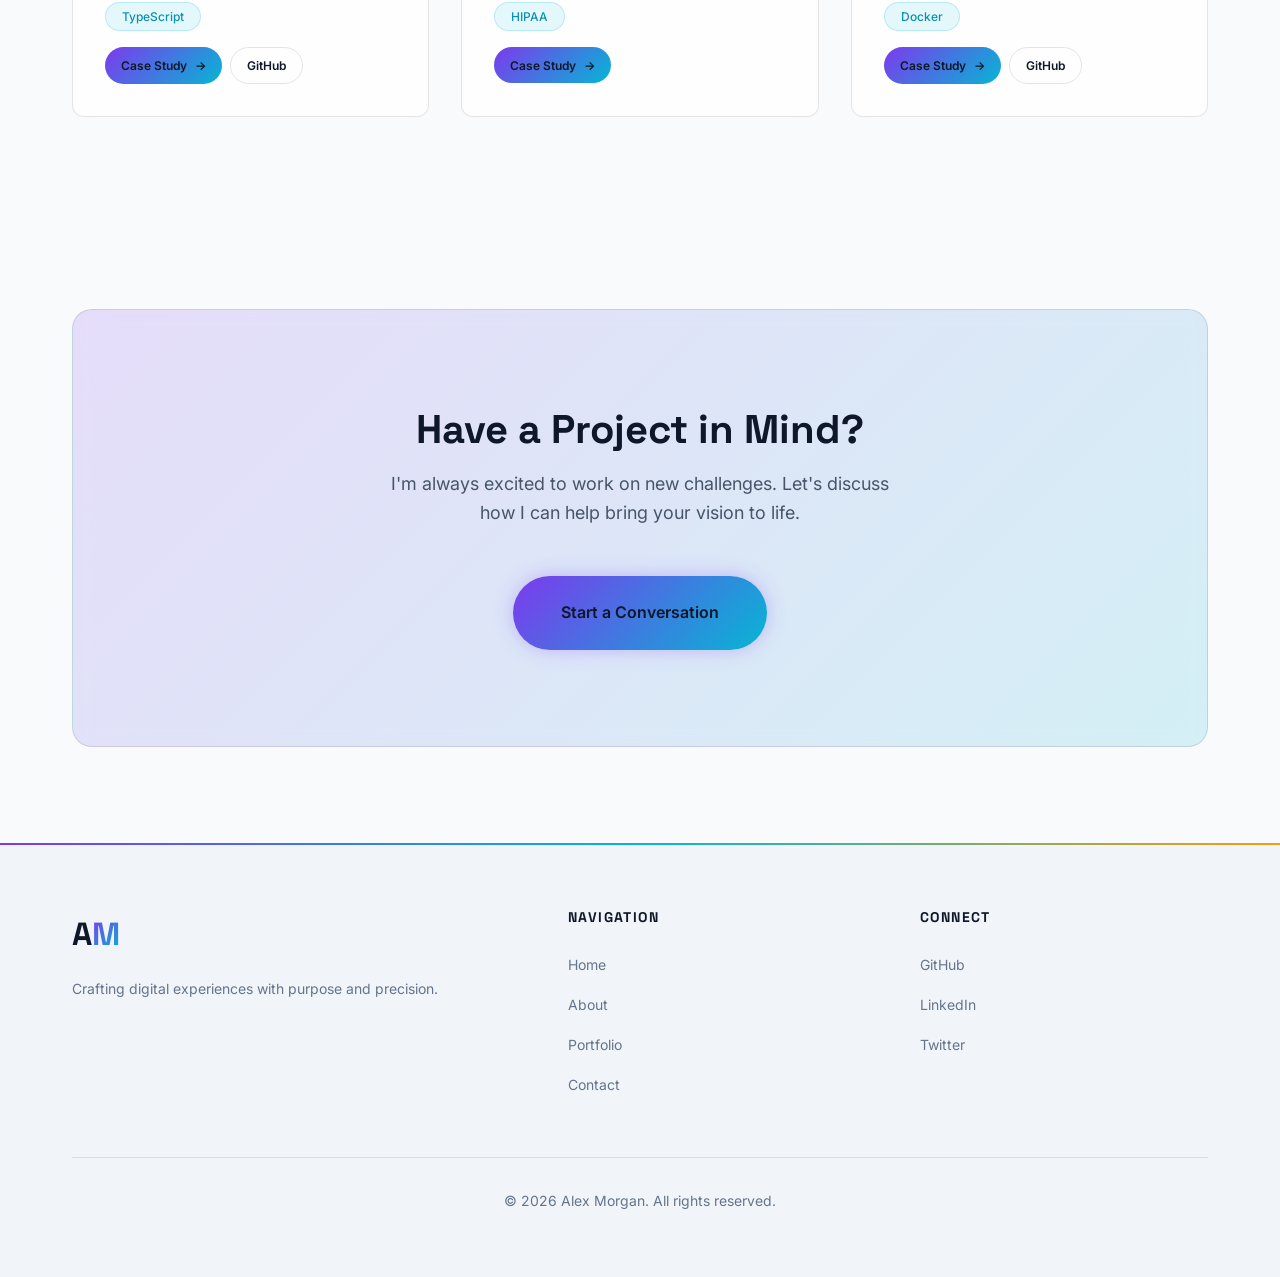
<file: portfolio.html>
<!DOCTYPE html>
<html lang="en">
<head>
  <meta charset="UTF-8">
  <meta name="viewport" content="width=device-width, initial-scale=1.0">
  <title>Portfolio | Alex Morgan — Full-Stack Developer & Designer</title>
  <meta name="description" content="Explore Alex Morgan's portfolio of web development and design projects. From enterprise SaaS to creative applications, see the work that defines modern digital craftsmanship.">
  <meta name="keywords" content="Alex Morgan, portfolio, projects, web development, design, React, Node.js, full-stack">
  <meta property="og:title" content="Portfolio — Alex Morgan">
  <meta property="og:description" content="Explore projects showcasing full-stack development and design expertise.">
  <meta property="og:type" content="website">
  <meta name="twitter:card" content="summary_large_image">
  <meta name="twitter:title" content="Portfolio — Alex Morgan">
  <meta name="twitter:description" content="Full-stack development and design projects.">
  <link rel="canonical" href="https://alexmorgan.dev/portfolio">
  <meta name="theme-color" content="#0a0e27">
  <link rel="preconnect" href="https://fonts.googleapis.com">
  <link rel="preconnect" href="https://fonts.gstatic.com" crossorigin>
  <link href="https://fonts.googleapis.com/css2?family=Inter:wght@400;500;600;700&family=Space+Grotesk:wght@500;600;700&display=swap" rel="stylesheet">
  <link rel="stylesheet" href="styles.css">
</head>
<body>
  <a href="#main-content" class="skip-link">Skip to main content</a>

  <header role="banner">
    <div class="container header-inner">
      <a href="index.html" class="logo" aria-label="Alex Morgan - Home">
        <span class="logo-text">A<span class="logo-accent">M</span></span>
      </a>
      <button class="nav-toggle" aria-expanded="false" aria-controls="primary-nav" aria-label="Toggle navigation menu">
        <span class="hamburger-line"></span>
        <span class="hamburger-line"></span>
        <span class="hamburger-line"></span>
      </button>
      <nav id="primary-nav" aria-label="Primary navigation">
        <ul class="nav-list" role="list">
          <li><a href="index.html" class="nav-link">Home</a></li>
          <li><a href="about.html" class="nav-link">About</a></li>
          <li><a href="portfolio.html" class="nav-link" aria-current="page">Portfolio</a></li>
          <li><a href="contact.html" class="nav-link">Contact</a></li>
        </ul>
      </nav>
    </div>
  </header>

  <main id="main-content">
    <section class="page-hero" aria-labelledby="portfolio-heading">
      <div class="container">
        <h1 id="portfolio-heading" class="page-title animate-on-scroll">My Portfolio</h1>
        <p class="page-subtitle animate-on-scroll">A curated collection of projects I'm proud of</p>
      </div>
    </section>

    <!-- Portfolio Filter (optional, accessible) -->
    <section class="section" aria-labelledby="projects-heading">
      <div class="container">
        <h2 id="projects-heading" class="visually-hidden">Projects</h2>

        <!-- Filter Buttons -->
        <div class="filter-bar animate-on-scroll" role="toolbar" aria-label="Filter projects by category">
          <button class="filter-btn active" aria-pressed="true" data-filter="all">All</button>
          <button class="filter-btn" aria-pressed="false" data-filter="web">Web Apps</button>
          <button class="filter-btn" aria-pressed="false" data-filter="design">Design</button>
          <button class="filter-btn" aria-pressed="false" data-filter="mobile">Mobile</button>
        </div>

        <!-- Projects Grid -->
        <div class="portfolio-grid" role="region" aria-live="polite" aria-label="Project gallery">
          <article class="card project-card animate-on-scroll" data-category="web">
            <div class="project-image" style="background: linear-gradient(135deg, #7c3aed 0%, #06b6d4 100%); height: 220px; border-radius: 12px 12px 0 0;" role="img" aria-label="EcoTrack dashboard showing sustainability metrics"></div>
            <div class="card-body">
              <h3 class="card-title">EcoTrack</h3>
              <p class="card-text">A comprehensive sustainability dashboard for enterprises to monitor, analyze, and reduce their environmental impact with real-time data visualization.</p>
              <div class="project-tags" aria-label="Technologies used">
                <span class="tag">React</span>
                <span class="tag">Node.js</span>
                <span class="tag">D3.js</span>
                <span class="tag">PostgreSQL</span>
              </div>
              <div class="project-links">
                <a href="#" class="btn btn-small" aria-label="View EcoTrack case study">Case Study <span aria-hidden="true">→</span></a>
                <a href="#" class="btn btn-small btn-outline" aria-label="View EcoTrack source code on GitHub">GitHub</a>
              </div>
            </div>
          </article>

          <article class="card project-card animate-on-scroll" data-category="mobile">
            <div class="project-image" style="background: linear-gradient(135deg, #f59e0b 0%, #ef4444 100%); height: 220px; border-radius: 12px 12px 0 0;" role="img" aria-label="MindFlow meditation app interface"></div>
            <div class="card-body">
              <h3 class="card-title">MindFlow</h3>
              <p class="card-text">A mindfulness and meditation app offering personalized sessions, progress tracking, guided breathing exercises, and a supportive community.</p>
              <div class="project-tags" aria-label="Technologies used">
                <span class="tag">Vue.js</span>
                <span class="tag">Firebase</span>
                <span class="tag">PWA</span>
                <span class="tag">Web Audio</span>
              </div>
              <div class="project-links">
                <a href="#" class="btn btn-small" aria-label="View MindFlow case study">Case Study <span aria-hidden="true">→</span></a>
                <a href="#" class="btn btn-small btn-outline" aria-label="View MindFlow live demo">Live Demo</a>
              </div>
            </div>
          </article>

          <article class="card project-card animate-on-scroll" data-category="design">
            <div class="project-image" style="background: linear-gradient(135deg, #06b6d4 0%, #10b981 100%); height: 220px; border-radius: 12px 12px 0 0;" role="img" aria-label="Artisan design system component library"></div>
            <div class="card-body">
              <h3 class="card-title">Artisan Design System</h3>
              <p class="card-text">A comprehensive, accessible design system and component library built for consistency and efficiency across large-scale enterprise applications.</p>
              <div class="project-tags" aria-label="Technologies used">
                <span class="tag">Figma</span>
                <span class="tag">Storybook</span>
                <span class="tag">React</span>
                <span class="tag">WCAG 2.1</span>
              </div>
              <div class="project-links">
                <a href="#" class="btn btn-small" aria-label="View Artisan Design System case study">Case Study <span aria-hidden="true">→</span></a>
                <a href="#" class="btn btn-small btn-outline" aria-label="View Artisan Design System documentation">Docs</a>
              </div>
            </div>
          </article>

          <article class="card project-card animate-on-scroll" data-category="web">
            <div class="project-image" style="background: linear-gradient(135deg, #ec4899 0%, #8b5cf6 100%); height: 220px; border-radius: 12px 12px 0 0;" role="img" aria-label="CloudSync file management interface"></div>
            <div class="card-body">
              <h3 class="card-title">CloudSync</h3>
              <p class="card-text">A secure, real-time file synchronization platform with end-to-end encryption, team collaboration features, and intelligent conflict resolution.</p>
              <div class="project-tags" aria-label="Technologies used">
                <span class="tag">Next.js</span>
                <span class="tag">AWS</span>
                <span class="tag">WebSocket</span>
                <span class="tag">TypeScript</span>
              </div>
              <div class="project-links">
                <a href="#" class="btn btn-small" aria-label="View CloudSync case study">Case Study <span aria-hidden="true">→</span></a>
                <a href="#" class="btn btn-small btn-outline" aria-label="View CloudSync source code on GitHub">GitHub</a>
              </div>
            </div>
          </article>

          <article class="card project-card animate-on-scroll" data-category="design">
            <div class="project-image" style="background: linear-gradient(135deg, #14b8a6 0%, #3b82f6 100%); height: 220px; border-radius: 12px 12px 0 0;" role="img" aria-label="HealthPulse patient dashboard"></div>
            <div class="card-body">
              <h3 class="card-title">HealthPulse</h3>
              <p class="card-text">A patient portal redesign focused on accessibility and ease of use, enabling patients to manage appointments, records, and communicate with providers.</p>
              <div class="project-tags" aria-label="Technologies used">
                <span class="tag">Figma</span>
                <span class="tag">React</span>
                <span class="tag">Node.js</span>
                <span class="tag">HIPAA</span>
              </div>
              <div class="project-links">
                <a href="#" class="btn btn-small" aria-label="View HealthPulse case study">Case Study <span aria-hidden="true">→</span></a>
              </div>
            </div>
          </article>

          <article class="card project-card animate-on-scroll" data-category="web">
            <div class="project-image" style="background: linear-gradient(135deg, #f97316 0%, #eab308 100%); height: 220px; border-radius: 12px 12px 0 0;" role="img" aria-label="DevMetrics analytics dashboard"></div>
            <div class="card-body">
              <h3 class="card-title">DevMetrics</h3>
              <p class="card-text">A developer productivity analytics tool that provides insights into code quality, team velocity, and deployment frequency with beautiful visualizations.</p>
              <div class="project-tags" aria-label="Technologies used">
                <span class="tag">Python</span>
                <span class="tag">Django</span>
                <span class="tag">Chart.js</span>
                <span class="tag">Docker</span>
              </div>
              <div class="project-links">
                <a href="#" class="btn btn-small" aria-label="View DevMetrics case study">Case Study <span aria-hidden="true">→</span></a>
                <a href="#" class="btn btn-small btn-outline" aria-label="View DevMetrics source code on GitHub">GitHub</a>
              </div>
            </div>
          </article>
        </div>
      </div>
    </section>

    <!-- CTA -->
    <section class="section section-cta-block" aria-labelledby="portfolio-cta-heading">
      <div class="container">
        <div class="cta-card animate-on-scroll">
          <h2 id="portfolio-cta-heading">Have a Project in Mind?</h2>
          <p>I'm always excited to work on new challenges. Let's discuss how I can help bring your vision to life.</p>
          <a href="contact.html" class="btn btn-primary btn-large">Start a Conversation</a>
        </div>
      </div>
    </section>
  </main>

  <footer role="contentinfo">
    <div class="container footer-inner">
      <div class="footer-grid">
        <div class="footer-col">
          <p class="footer-logo">A<span class="logo-accent">M</span></p>
          <p class="footer-tagline">Crafting digital experiences with purpose and precision.</p>
        </div>
        <div class="footer-col">
          <h3 class="footer-heading">Navigation</h3>
          <nav aria-label="Footer navigation">
            <ul class="footer-links" role="list">
              <li><a href="index.html">Home</a></li>
              <li><a href="about.html">About</a></li>
              <li><a href="portfolio.html">Portfolio</a></li>
              <li><a href="contact.html">Contact</a></li>
            </ul>
          </nav>
        </div>
        <div class="footer-col">
          <h3 class="footer-heading">Connect</h3>
          <ul class="social-links" role="list">
            <li><a href="https://github.com" aria-label="GitHub profile" class="social-link">GitHub</a></li>
            <li><a href="https://linkedin.com" aria-label="LinkedIn profile" class="social-link">LinkedIn</a></li>
            <li><a href="https://twitter.com" aria-label="Twitter profile" class="social-link">Twitter</a></li>
          </ul>
        </div>
      </div>
      <div class="footer-bottom">
        <p>&copy; <time datetime="2026">2026</time> Alex Morgan. All rights reserved.</p>
      </div>
    </div>
  </footer>

  <button class="back-to-top" aria-label="Back to top" hidden>
    <svg xmlns="http://www.w3.org/2000/svg" width="24" height="24" viewBox="0 0 24 24" fill="none" stroke="currentColor" stroke-width="2" stroke-linecap="round" stroke-linejoin="round" aria-hidden="true" focusable="false"><polyline points="18 15 12 9 6 15"></polyline></svg>
  </button>

  <div aria-live="polite" aria-atomic="true" class="visually-hidden" id="announcer"></div>
  <script src="main.js"></script>
</body>
</html>
</file>
<file: styles.css>
/* ============================================
   DESIGN SYSTEM - CSS Custom Properties
   ============================================ */
:root {
  /* Colors */
  --color-bg-primary: #0a0e27;
  --color-bg-secondary: #0f1336;
  --color-bg-tertiary: #141940;
  --color-bg-card: rgba(255, 255, 255, 0.05);
  --color-bg-card-hover: rgba(255, 255, 255, 0.08);
  --color-border: rgba(255, 255, 255, 0.1);
  --color-border-hover: rgba(124, 58, 237, 0.5);

  --color-primary: #7c3aed;
  --color-primary-light: #a78bfa;
  --color-accent: #06b6d4;
  --color-accent-light: #22d3ee;
  --color-highlight: #f59e0b;
  --color-highlight-light: #fbbf24;
  --color-success: #10b981;
  --color-error: #ef4444;

  --color-text-primary: #f1f5f9;
  --color-text-secondary: #cbd5e1;
  --color-text-muted: #94a3b8;
  --color-text-heading: #ffffff;

  /* Typography */
  --font-body: 'Inter', -apple-system, BlinkMacSystemFont, 'Segoe UI', sans-serif;
  --font-heading: 'Space Grotesk', 'Inter', sans-serif;

  --fs-xs: 0.75rem;
  --fs-sm: 0.875rem;
  --fs-base: 1rem;
  --fs-md: 1.125rem;
  --fs-lg: 1.25rem;
  --fs-xl: 1.5rem;
  --fs-2xl: 2rem;
  --fs-3xl: 2.5rem;
  --fs-4xl: 3.5rem;
  --fs-5xl: 4.5rem;

  --fw-regular: 400;
  --fw-medium: 500;
  --fw-semibold: 600;
  --fw-bold: 700;

  --lh-tight: 1.2;
  --lh-normal: 1.6;
  --lh-relaxed: 1.8;

  /* Spacing */
  --space-xs: 0.25rem;
  --space-sm: 0.5rem;
  --space-md: 1rem;
  --space-lg: 1.5rem;
  --space-xl: 2rem;
  --space-2xl: 3rem;
  --space-3xl: 4rem;
  --space-4xl: 6rem;

  /* Border Radius */
  --radius-sm: 6px;
  --radius-md: 12px;
  --radius-lg: 20px;
  --radius-full: 9999px;

  /* Shadows */
  --shadow-sm: 0 2px 8px rgba(0, 0, 0, 0.2);
  --shadow-md: 0 4px 16px rgba(0, 0, 0, 0.3);
  --shadow-lg: 0 8px 32px rgba(0, 0, 0, 0.4);
  --shadow-glow-primary: 0 0 20px rgba(124, 58, 237, 0.3);
  --shadow-glow-accent: 0 0 20px rgba(6, 182, 212, 0.3);

  /* Transitions */
  --transition-fast: 150ms ease;
  --transition-base: 300ms ease;
  --transition-slow: 500ms ease;

  /* Z-index */
  --z-header: 100;
  --z-overlay: 200;
  --z-modal: 300;
  --z-skip: 9999;
}

/* ============================================
   RESET & BASE
   ============================================ */
*,
*::before,
*::after {
  box-sizing: border-box;
  margin: 0;
  padding: 0;
}

html {
  scroll-behavior: smooth;
  -webkit-text-size-adjust: 100%;
  font-size: 16px;
}

body {
  font-family: var(--font-body);
  font-size: var(--fs-base);
  font-weight: var(--fw-regular);
  line-height: var(--lh-normal);
  color: var(--color-text-primary);
  background-color: var(--color-bg-primary);
  -webkit-font-smoothing: antialiased;
  -moz-osx-font-smoothing: grayscale;
  overflow-x: hidden;
}

::selection {
  background-color: var(--color-primary);
  color: var(--color-text-heading);
}

img,
svg {
  display: block;
  max-width: 100%;
}

a {
  color: var(--color-accent-light);
  text-decoration: none;
  transition: color var(--transition-fast);
}

a:hover {
  color: var(--color-primary-light);
}

ul,
ol {
  list-style: none;
}

h1, h2, h3, h4, h5, h6 {
  font-family: var(--font-heading);
  font-weight: var(--fw-bold);
  line-height: var(--lh-tight);
  color: var(--color-text-heading);
}

/* ============================================
   SKIP LINK
   ============================================ */
.skip-link {
  position: absolute;
  top: -100%;
  left: 50%;
  transform: translateX(-50%);
  z-index: var(--z-skip);
  padding: var(--space-sm) var(--space-lg);
  background: var(--color-primary);
  color: var(--color-text-heading);
  font-weight: var(--fw-semibold);
  font-size: var(--fs-sm);
  border-radius: var(--radius-full);
  text-decoration: none;
  transition: top var(--transition-fast);
  white-space: nowrap;
}

.skip-link:focus {
  top: var(--space-md);
  outline: 3px solid var(--color-accent);
  outline-offset: 2px;
}

/* ============================================
   LAYOUT
   ============================================ */
.container {
  max-width: 1200px;
  margin: 0 auto;
  padding: 0 var(--space-xl);
}

/* ============================================
   HEADER & NAVIGATION
   ============================================ */
header[role="banner"] {
  position: fixed;
  top: 0;
  left: 0;
  right: 0;
  z-index: var(--z-header);
  background: rgba(10, 14, 39, 0.8);
  backdrop-filter: blur(20px);
  -webkit-backdrop-filter: blur(20px);
  border-bottom: 1px solid var(--color-border);
  transition: background var(--transition-base);
}

.header-inner {
  display: flex;
  align-items: center;
  justify-content: space-between;
  height: 72px;
}

.logo {
  text-decoration: none;
  min-width: 44px;
  min-height: 44px;
  display: flex;
  align-items: center;
  justify-content: center;
}

.logo-text {
  font-family: var(--font-heading);
  font-size: var(--fs-xl);
  font-weight: var(--fw-bold);
  color: var(--color-text-heading);
}

.logo-accent {
  background: linear-gradient(135deg, var(--color-primary), var(--color-accent));
  -webkit-background-clip: text;
  -webkit-text-fill-color: transparent;
  background-clip: text;
}

.nav-list {
  display: flex;
  gap: var(--space-xl);
  align-items: center;
}

.nav-link {
  position: relative;
  color: var(--color-text-secondary);
  font-weight: var(--fw-medium);
  font-size: var(--fs-sm);
  text-transform: uppercase;
  letter-spacing: 0.05em;
  padding: var(--space-sm) 0;
  text-decoration: none;
  transition: color var(--transition-fast);
  min-height: 44px;
  display: flex;
  align-items: center;
}

.nav-link::after {
  content: '';
  position: absolute;
  bottom: 0;
  left: 0;
  width: 0;
  height: 2px;
  background: linear-gradient(90deg, var(--color-primary), var(--color-accent));
  transition: width var(--transition-base);
}

.nav-link:hover,
.nav-link:focus-visible {
  color: var(--color-text-heading);
}

.nav-link:hover::after,
.nav-link:focus-visible::after {
  width: 100%;
}

.nav-link[aria-current="page"] {
  color: var(--color-text-heading);
}

.nav-link[aria-current="page"]::after {
  width: 100%;
  background: linear-gradient(90deg, var(--color-primary), var(--color-accent));
}

/* Mobile Navigation */
.nav-toggle {
  display: none;
  flex-direction: column;
  justify-content: center;
  align-items: center;
  gap: 5px;
  width: 44px;
  height: 44px;
  background: transparent;
  border: none;
  cursor: pointer;
  padding: var(--space-sm);
  z-index: calc(var(--z-overlay) + 1);
}

.hamburger-line {
  display: block;
  width: 24px;
  height: 2px;
  background-color: var(--color-text-primary);
  border-radius: var(--radius-full);
  transition: transform var(--transition-base), opacity var(--transition-fast);
}

.nav-toggle[aria-expanded="true"] .hamburger-line:nth-child(1) {
  transform: rotate(45deg) translate(5px, 5px);
}

.nav-toggle[aria-expanded="true"] .hamburger-line:nth-child(2) {
  opacity: 0;
}

.nav-toggle[aria-expanded="true"] .hamburger-line:nth-child(3) {
  transform: rotate(-45deg) translate(5px, -5px);
}

/* ============================================
   HERO SECTION
   ============================================ */
.hero {
  position: relative;
  min-height: 100vh;
  display: flex;
  align-items: center;
  justify-content: center;
  overflow: hidden;
  padding-top: 72px;
}

.hero-bg {
  position: absolute;
  top: 0;
  left: 0;
  right: 0;
  bottom: 0;
  background: linear-gradient(135deg, var(--color-bg-primary) 0%, var(--color-bg-secondary) 50%, var(--color-bg-tertiary) 100%);
  z-index: 0;
}

.orb {
  position: absolute;
  border-radius: 50%;
  filter: blur(80px);
  opacity: 0.4;
}

.orb-1 {
  width: 400px;
  height: 400px;
  background: var(--color-primary);
  top: 10%;
  left: 10%;
  animation: floatOrb 8s ease-in-out infinite;
}

.orb-2 {
  width: 300px;
  height: 300px;
  background: var(--color-accent);
  top: 50%;
  right: 10%;
  animation: floatOrb 10s ease-in-out infinite 2s;
}

.orb-3 {
  width: 250px;
  height: 250px;
  background: var(--color-highlight);
  bottom: 10%;
  left: 30%;
  animation: floatOrb 12s ease-in-out infinite 4s;
}

@keyframes floatOrb {
  0%, 100% { transform: translate(0, 0) scale(1); }
  25% { transform: translate(30px, -30px) scale(1.05); }
  50% { transform: translate(-20px, 20px) scale(0.95); }
  75% { transform: translate(20px, 10px) scale(1.02); }
}

.hero-content {
  position: relative;
  z-index: 1;
  text-align: center;
  max-width: 800px;
  margin: 0 auto;
}

.hero-greeting {
  font-size: var(--fs-lg);
  color: var(--color-accent-light);
  font-weight: var(--fw-medium);
  margin-bottom: var(--space-sm);
  letter-spacing: 0.05em;
}

.hero-title {
  font-size: var(--fs-5xl);
  font-weight: var(--fw-bold);
  background: linear-gradient(135deg, var(--color-text-heading) 0%, var(--color-primary-light) 50%, var(--color-accent-light) 100%);
  -webkit-background-clip: text;
  -webkit-text-fill-color: transparent;
  background-clip: text;
  margin-bottom: var(--space-md);
  line-height: 1.1;
}

.hero-subtitle {
  font-size: var(--fs-2xl);
  color: var(--color-text-secondary);
  font-weight: var(--fw-medium);
  margin-bottom: var(--space-lg);
}

.hero-description {
  font-size: var(--fs-md);
  color: var(--color-text-muted);
  max-width: 600px;
  margin: 0 auto var(--space-2xl);
  line-height: var(--lh-relaxed);
}

.hero-cta {
  display: flex;
  gap: var(--space-md);
  justify-content: center;
  flex-wrap: wrap;
}

/* ============================================
   BUTTONS
   ============================================ */
.btn {
  display: inline-flex;
  align-items: center;
  justify-content: center;
  gap: var(--space-sm);
  padding: var(--space-md) var(--space-xl);
  font-family: var(--font-body);
  font-size: var(--fs-sm);
  font-weight: var(--fw-semibold);
  text-decoration: none;
  border: none;
  border-radius: var(--radius-full);
  cursor: pointer;
  transition: all var(--transition-base);
  min-height: 44px;
  min-width: 44px;
  white-space: nowrap;
}

.btn-primary {
  background: linear-gradient(135deg, var(--color-primary), var(--color-accent));
  color: var(--color-text-heading);
  box-shadow: var(--shadow-glow-primary);
}

.btn-primary:hover {
  transform: translateY(-2px);
  box-shadow: 0 0 30px rgba(124, 58, 237, 0.5);
  color: var(--color-text-heading);
}

.btn-secondary {
  background: transparent;
  color: var(--color-text-heading);
  border: 1px solid var(--color-border);
}

.btn-secondary:hover {
  border-color: var(--color-primary);
  background: rgba(124, 58, 237, 0.1);
  color: var(--color-text-heading);
}

.btn-small {
  padding: var(--space-sm) var(--space-md);
  font-size: var(--fs-xs);
  min-height: 36px;
  background: linear-gradient(135deg, var(--color-primary), var(--color-accent));
  color: var(--color-text-heading);
}

.btn-small:hover {
  transform: translateY(-1px);
  box-shadow: var(--shadow-glow-primary);
  color: var(--color-text-heading);
}

.btn-outline {
  background: transparent;
  border: 1px solid var(--color-border);
}

.btn-outline:hover {
  border-color: var(--color-primary);
  background: rgba(124, 58, 237, 0.1);
}

.btn-large {
  padding: var(--space-lg) var(--space-2xl);
  font-size: var(--fs-base);
}

/* ============================================
   SECTIONS
   ============================================ */
.section {
  padding: var(--space-4xl) 0;
}

.section-alt {
  background-color: var(--color-bg-secondary);
}

.section-heading {
  font-size: var(--fs-3xl);
  text-align: center;
  margin-bottom: var(--space-3xl);
  position: relative;
  padding-bottom: var(--space-md);
}

.section-heading::after {
  content: '';
  position: absolute;
  bottom: 0;
  left: 50%;
  transform: translateX(-50%);
  width: 60px;
  height: 3px;
  background: linear-gradient(90deg, var(--color-primary), var(--color-accent));
  border-radius: var(--radius-full);
}

.section-cta {
  text-align: center;
  margin-top: var(--space-3xl);
}

/* Page Hero (inner pages) */
.page-hero {
  padding: calc(72px + var(--space-4xl)) 0 var(--space-3xl);
  background: linear-gradient(135deg, var(--color-bg-primary), var(--color-bg-secondary));
  text-align: center;
}

.page-title {
  font-size: var(--fs-4xl);
  margin-bottom: var(--space-md);
  background: linear-gradient(135deg, var(--color-text-heading), var(--color-primary-light));
  -webkit-background-clip: text;
  -webkit-text-fill-color: transparent;
  background-clip: text;
}

.page-subtitle {
  font-size: var(--fs-lg);
  color: var(--color-text-muted);
  font-weight: var(--fw-medium);
}

/* ============================================
   CARDS
   ============================================ */
.card-grid {
  display: grid;
  grid-template-columns: repeat(auto-fit, minmax(320px, 1fr));
  gap: var(--space-xl);
}

.card {
  background: var(--color-bg-card);
  border: 1px solid var(--color-border);
  border-radius: var(--radius-md);
  padding: var(--space-2xl);
  backdrop-filter: blur(10px);
  -webkit-backdrop-filter: blur(10px);
  transition: all var(--transition-base);
}

.card:hover,
.card:focus-visible {
  transform: translateY(-8px);
  border-color: var(--color-border-hover);
  box-shadow: var(--shadow-glow-primary);
  background: var(--color-bg-card-hover);
}

.card-icon {
  color: var(--color-accent);
  margin-bottom: var(--space-lg);
}

.card-title {
  font-size: var(--fs-xl);
  margin-bottom: var(--space-md);
  color: var(--color-text-heading);
}

.card-text {
  color: var(--color-text-secondary);
  line-height: var(--lh-relaxed);
  font-size: var(--fs-sm);
}

/* Project Cards */
.project-card {
  padding: 0;
  overflow: hidden;
}

.project-card .card-body {
  padding: var(--space-xl);
}

.project-image {
  width: 100%;
  transition: transform var(--transition-slow);
}

.project-card:hover .project-image {
  transform: scale(1.05);
}

.project-tags {
  display: flex;
  flex-wrap: wrap;
  gap: var(--space-sm);
  margin: var(--space-md) 0;
}

.tag {
  display: inline-block;
  padding: var(--space-xs) var(--space-md);
  font-size: var(--fs-xs);
  font-weight: var(--fw-medium);
  color: var(--color-accent-light);
  background: rgba(6, 182, 212, 0.1);
  border: 1px solid rgba(6, 182, 212, 0.2);
  border-radius: var(--radius-full);
}

.project-links {
  display: flex;
  gap: var(--space-sm);
  margin-top: var(--space-md);
  flex-wrap: wrap;
}

/* ============================================
   SKILLS SECTION
   ============================================ */
.skills-grid {
  display: grid;
  grid-template-columns: repeat(auto-fit, minmax(280px, 1fr));
  gap: var(--space-xl);
}

.skill-category {
  background: var(--color-bg-card);
  border: 1px solid var(--color-border);
  border-radius: var(--radius-md);
  padding: var(--space-2xl);
  backdrop-filter: blur(10px);
}

.skill-category-title {
  font-size: var(--fs-lg);
  color: var(--color-accent-light);
  margin-bottom: var(--space-lg);
  padding-bottom: var(--space-sm);
  border-bottom: 2px solid var(--color-border);
}

.skill-list {
  display: flex;
  flex-wrap: wrap;
  gap: var(--space-sm);
}

.skill-tag {
  display: inline-block;
  padding: var(--space-sm) var(--space-md);
  font-size: var(--fs-sm);
  font-weight: var(--fw-medium);
  color: var(--color-text-primary);
  background: rgba(124, 58, 237, 0.1);
  border: 1px solid rgba(124, 58, 237, 0.2);
  border-radius: var(--radius-sm);
  transition: all var(--transition-fast);
}

.skill-tag:hover {
  background: rgba(124, 58, 237, 0.2);
  border-color: var(--color-primary);
  transform: translateY(-2px);
}

/* ============================================
   TIMELINE
   ============================================ */
.timeline {
  position: relative;
  max-width: 800px;
  margin: 0 auto;
  padding-left: var(--space-3xl);
}

.timeline::before {
  content: '';
  position: absolute;
  left: 15px;
  top: 0;
  bottom: 0;
  width: 2px;
  background: linear-gradient(180deg, var(--color-primary), var(--color-accent));
}

.timeline-item {
  position: relative;
  margin-bottom: var(--space-2xl);
}

.timeline-item:last-child {
  margin-bottom: 0;
}

.timeline-marker {
  position: absolute;
  left: calc(-1 * var(--space-3xl) + 8px);
  top: var(--space-xl);
  width: 16px;
  height: 16px;
  border-radius: 50%;
  background: var(--color-primary);
  border: 3px solid var(--color-bg-primary);
  box-shadow: 0 0 0 3px var(--color-primary);
}

.timeline-content {
  padding: var(--space-xl);
}

.timeline-title {
  font-size: var(--fs-lg);
  margin-bottom: var(--space-xs);
}

.timeline-company {
  color: var(--color-accent-light);
  font-weight: var(--fw-medium);
  font-size: var(--fs-sm);
  margin-bottom: var(--space-sm);
}

.timeline-date {
  display: inline-block;
  font-size: var(--fs-xs);
  color: var(--color-text-muted);
  margin-bottom: var(--space-md);
  padding: var(--space-xs) var(--space-md);
  background: rgba(124, 58, 237, 0.1);
  border-radius: var(--radius-full);
}

.timeline-desc {
  color: var(--color-text-secondary);
  font-size: var(--fs-sm);
  line-height: var(--lh-relaxed);
}

/* ============================================
   BIO LAYOUT
   ============================================ */
.bio-layout {
  display: grid;
  grid-template-columns: 1fr 1.5fr;
  gap: var(--space-3xl);
  align-items: start;
}

.bio-image-wrapper {
  position: relative;
}

.bio-image {
  box-shadow: var(--shadow-lg);
}

.bio-text {
  font-size: var(--fs-md);
  color: var(--color-text-secondary);
  line-height: var(--lh-relaxed);
  margin-bottom: var(--space-lg);
}

.bio-text:last-child {
  margin-bottom: 0;
}

/* ============================================
   PORTFOLIO FILTER
   ============================================ */
.filter-bar {
  display: flex;
  justify-content: center;
  gap: var(--space-sm);
  margin-bottom: var(--space-3xl);
  flex-wrap: wrap;
}

.filter-btn {
  padding: var(--space-sm) var(--space-xl);
  font-family: var(--font-body);
  font-size: var(--fs-sm);
  font-weight: var(--fw-medium);
  color: var(--color-text-secondary);
  background: transparent;
  border: 1px solid var(--color-border);
  border-radius: var(--radius-full);
  cursor: pointer;
  transition: all var(--transition-fast);
  min-height: 44px;
}

.filter-btn:hover,
.filter-btn:focus-visible {
  border-color: var(--color-primary);
  color: var(--color-text-heading);
}

.filter-btn.active,
.filter-btn[aria-pressed="true"] {
  background: linear-gradient(135deg, var(--color-primary), var(--color-accent));
  color: var(--color-text-heading);
  border-color: transparent;
}

.portfolio-grid {
  display: grid;
  grid-template-columns: repeat(auto-fit, minmax(340px, 1fr));
  gap: var(--space-xl);
}

.project-card.hidden {
  display: none;
}

/* ============================================
   CTA BLOCK
   ============================================ */
.section-cta-block {
  padding: var(--space-4xl) 0;
}

.cta-card {
  text-align: center;
  padding: var(--space-4xl) var(--space-2xl);
  background: linear-gradient(135deg, rgba(124, 58, 237, 0.15), rgba(6, 182, 212, 0.15));
  border: 1px solid var(--color-border);
  border-radius: var(--radius-lg);
  backdrop-filter: blur(10px);
}

.cta-card h2 {
  font-size: var(--fs-3xl);
  margin-bottom: var(--space-md);
}

.cta-card p {
  color: var(--color-text-secondary);
  font-size: var(--fs-md);
  margin-bottom: var(--space-2xl);
  max-width: 500px;
  margin-left: auto;
  margin-right: auto;
}

/* ============================================
   CONTACT FORM
   ============================================ */
.contact-layout {
  display: grid;
  grid-template-columns: 1fr 1.5fr;
  gap: var(--space-3xl);
  align-items: start;
}

.contact-info {
  padding: var(--space-2xl);
  background: var(--color-bg-card);
  border: 1px solid var(--color-border);
  border-radius: var(--radius-md);
  backdrop-filter: blur(10px);
}

.contact-info-heading {
  font-size: var(--fs-xl);
  margin-bottom: var(--space-md);
}

.contact-info-text {
  color: var(--color-text-secondary);
  font-size: var(--fs-sm);
  line-height: var(--lh-relaxed);
  margin-bottom: var(--space-xl);
}

.contact-details {
  font-style: normal;
  margin-bottom: var(--space-xl);
}

.contact-item {
  display: flex;
  align-items: center;
  gap: var(--space-md);
  margin-bottom: var(--space-md);
  color: var(--color-text-secondary);
  font-size: var(--fs-sm);
}

.contact-item svg {
  flex-shrink: 0;
  color: var(--color-accent);
}

.contact-item a {
  color: var(--color-accent-light);
}

.contact-item a:hover {
  color: var(--color-primary-light);
}

.contact-social-heading {
  font-size: var(--fs-base);
  margin-bottom: var(--space-md);
  color: var(--color-text-heading);
}

.contact-form-wrapper {
  padding: var(--space-2xl);
  background: var(--color-bg-card);
  border: 1px solid var(--color-border);
  border-radius: var(--radius-md);
  backdrop-filter: blur(10px);
}

.form-group {
  margin-bottom: var(--space-xl);
}

.form-label {
  display: block;
  font-size: var(--fs-sm);
  font-weight: var(--fw-semibold);
  color: var(--color-text-primary);
  margin-bottom: var(--space-sm);
}

.required-indicator {
  color: var(--color-error);
}

.form-input {
  width: 100%;
  padding: var(--space-md);
  font-family: var(--font-body);
  font-size: var(--fs-base);
  color: var(--color-text-primary);
  background: rgba(255, 255, 255, 0.03);
  border: 1px solid var(--color-border);
  border-radius: var(--radius-sm);
  transition: border-color var(--transition-fast), box-shadow var(--transition-fast);
  min-height: 44px;
}

.form-input::placeholder {
  color: var(--color-text-muted);
}

.form-input:focus {
  outline: none;
  border-color: var(--color-primary);
  box-shadow: 0 0 0 3px rgba(124, 58, 237, 0.2);
}

.form-input[aria-invalid="true"] {
  border-color: var(--color-error);
  box-shadow: 0 0 0 3px rgba(239, 68, 68, 0.2);
}

.form-select {
  appearance: none;
  background-image: url("data:image/svg+xml,%3Csvg xmlns='http://www.w3.org/2000/svg' width='12' height='12' viewBox='0 0 24 24' fill='none' stroke='%2394a3b8' stroke-width='2'%3E%3Cpolyline points='6 9 12 15 18 9'/%3E%3C/svg%3E");
  background-repeat: no-repeat;
  background-position: right var(--space-md) center;
  padding-right: var(--space-3xl);
  cursor: pointer;
}

.form-textarea {
  resize: vertical;
  min-height: 150px;
}

.form-hint {
  font-size: var(--fs-xs);
  color: var(--color-text-muted);
  margin-top: var(--space-xs);
}

.error-message {
  font-size: var(--fs-xs);
  color: var(--color-error);
  margin-top: var(--space-xs);
  min-height: 1.2em;
}

.error-message:empty {
  display: none;
}

.form-status {
  margin-bottom: var(--space-lg);
}

.form-status.success {
  padding: var(--space-md);
  background: rgba(16, 185, 129, 0.1);
  border: 1px solid var(--color-success);
  border-radius: var(--radius-sm);
  color: var(--color-success);
  text-align: center;
  font-weight: var(--fw-medium);
}

.form-status.error {
  padding: var(--space-md);
  background: rgba(239, 68, 68, 0.1);
  border: 1px solid var(--color-error);
  border-radius: var(--radius-sm);
  color: var(--color-error);
  text-align: center;
  font-weight: var(--fw-medium);
}

.btn-submit {
  width: 100%;
  position: relative;
}

.btn-loading {
  display: inline-flex;
  align-items: center;
  gap: var(--space-sm);
}

.spinner {
  animation: spin 1s linear infinite;
}

@keyframes spin {
  from { transform: rotate(0deg); }
  to { transform: rotate(360deg); }
}

.btn-submit.loading .btn-text {
  display: none;
}

.btn-submit.loading .btn-loading {
  display: inline-flex !important;
}

/* ============================================
   FOOTER
   ============================================ */
footer[role="contentinfo"] {
  border-top: 2px solid transparent;
  border-image: linear-gradient(90deg, var(--color-primary), var(--color-accent), var(--color-highlight)) 1;
  background-color: var(--color-bg-secondary);
  padding: var(--space-3xl) 0;
}

.footer-grid {
  display: grid;
  grid-template-columns: 1.5fr 1fr 1fr;
  gap: var(--space-3xl);
  margin-bottom: var(--space-2xl);
}

.footer-logo {
  font-family: var(--font-heading);
  font-size: var(--fs-2xl);
  font-weight: var(--fw-bold);
  color: var(--color-text-heading);
  margin-bottom: var(--space-md);
}

.footer-tagline {
  color: var(--color-text-muted);
  font-size: var(--fs-sm);
  line-height: var(--lh-relaxed);
}

.footer-heading {
  font-size: var(--fs-sm);
  text-transform: uppercase;
  letter-spacing: 0.1em;
  color: var(--color-text-heading);
  margin-bottom: var(--space-lg);
}

.footer-links li {
  margin-bottom: var(--space-sm);
}

.footer-links a {
  color: var(--color-text-muted);
  font-size: var(--fs-sm);
  transition: color var(--transition-fast);
  display: inline-block;
  min-height: 32px;
  line-height: 32px;
}

.footer-links a:hover {
  color: var(--color-accent-light);
}

.social-links {
  display: flex;
  flex-direction: column;
  gap: var(--space-sm);
}

.social-link {
  color: var(--color-text-muted);
  font-size: var(--fs-sm);
  transition: color var(--transition-fast);
  display: inline-block;
  min-height: 32px;
  line-height: 32px;
}

.social-link:hover {
  color: var(--color-accent-light);
}

.footer-bottom {
  padding-top: var(--space-xl);
  border-top: 1px solid var(--color-border);
  text-align: center;
}

.footer-bottom p {
  color: var(--color-text-muted);
  font-size: var(--fs-sm);
}

/* ============================================
   BACK TO TOP
   ============================================ */
.back-to-top {
  position: fixed;
  bottom: var(--space-xl);
  right: var(--space-xl);
  width: 48px;
  height: 48px;
  display: flex;
  align-items: center;
  justify-content: center;
  background: linear-gradient(135deg, var(--color-primary), var(--color-accent));
  color: var(--color-text-heading);
  border: none;
  border-radius: 50%;
  cursor: pointer;
  box-shadow: var(--shadow-md);
  transition: all var(--transition-base);
  z-index: 50;
}

.back-to-top:hover {
  transform: translateY(-3px);
  box-shadow: var(--shadow-glow-primary);
}

.back-to-top[hidden] {
  display: none;
}

/* ============================================
   UTILITIES
   ============================================ */
.visually-hidden {
  position: absolute;
  width: 1px;
  height: 1px;
  padding: 0;
  margin: -1px;
  overflow: hidden;
  clip: rect(0, 0, 0, 0);
  white-space: nowrap;
  border-width: 0;
}

/* Scroll Animations */
.animate-on-scroll {
  opacity: 0;
  transform: translateY(30px);
  transition: opacity var(--transition-slow), transform var(--transition-slow);
}

.animate-on-scroll.is-visible {
  opacity: 1;
  transform: translateY(0);
}

/* ============================================
   FOCUS INDICATORS (Accessibility)
   ============================================ */
a:focus-visible,
button:focus-visible,
input:focus-visible,
select:focus-visible,
textarea:focus-visible,
[tabindex]:focus-visible {
  outline: 3px solid var(--color-accent);
  outline-offset: 2px;
}

/* ============================================
   ACCESSIBILITY - Reduced Motion
   ============================================ */
@media (prefers-reduced-motion: reduce) {
  *,
  *::before,
  *::after {
    animation-duration: 0.01ms !important;
    animation-iteration-count: 1 !important;
    transition-duration: 0.01ms !important;
    scroll-behavior: auto !important;
  }

  .animate-on-scroll {
    opacity: 1;
    transform: none;
  }

  .orb {
    animation: none;
  }
}

/* ============================================
   ACCESSIBILITY - Light Mode
   ============================================ */
@media (prefers-color-scheme: light) {
  :root {
    --color-bg-primary: #f8fafc;
    --color-bg-secondary: #f1f5f9;
    --color-bg-tertiary: #e2e8f0;
    --color-bg-card: rgba(255, 255, 255, 0.8);
    --color-bg-card-hover: rgba(255, 255, 255, 0.95);
    --color-border: rgba(0, 0, 0, 0.1);
    --color-border-hover: rgba(124, 58, 237, 0.4);

    --color-text-primary: #1e293b;
    --color-text-secondary: #475569;
    --color-text-muted: #64748b;
    --color-text-heading: #0f172a;

    --color-accent-light: #0891b2;
    --color-primary-light: #6d28d9;

    --shadow-sm: 0 2px 8px rgba(0, 0, 0, 0.08);
    --shadow-md: 0 4px 16px rgba(0, 0, 0, 0.1);
    --shadow-lg: 0 8px 32px rgba(0, 0, 0, 0.12);
  }

  header[role="banner"] {
    background: rgba(248, 250, 252, 0.8);
  }

  .hamburger-line {
    background-color: var(--color-text-primary);
  }

  .form-input {
    background: rgba(0, 0, 0, 0.02);
  }

  .hero-bg {
    background: linear-gradient(135deg, var(--color-bg-primary), var(--color-bg-secondary));
  }

  .orb {
    opacity: 0.15;
  }

  footer[role="contentinfo"] {
    background-color: var(--color-bg-secondary);
  }

  .timeline-marker {
    border-color: var(--color-bg-primary);
  }
}

/* ============================================
   ACCESSIBILITY - High Contrast
   ============================================ */
@media (prefers-contrast: more) {
  :root {
    --color-border: rgba(255, 255, 255, 0.3);
    --color-text-primary: #ffffff;
    --color-text-secondary: #e2e8f0;
    --color-text-muted: #cbd5e1;
  }

  .card,
  .skill-category,
  .contact-info,
  .contact-form-wrapper {
    border-width: 2px;
  }

  a:focus-visible,
  button:focus-visible,
  input:focus-visible,
  select:focus-visible,
  textarea:focus-visible,
  [tabindex]:focus-visible {
    outline-width: 4px;
  }
}

/* ============================================
   RESPONSIVE - Tablet (768px)
   ============================================ */
@media (max-width: 768px) {
  :root {
    --fs-5xl: 3rem;
    --fs-4xl: 2.5rem;
    --fs-3xl: 2rem;
    --fs-2xl: 1.5rem;
  }

  .nav-toggle {
    display: flex;
  }

  #primary-nav {
    position: fixed;
    top: 0;
    right: -100%;
    width: 280px;
    height: 100vh;
    background: var(--color-bg-secondary);
    padding: 100px var(--space-2xl) var(--space-2xl);
    transition: right var(--transition-base);
    z-index: var(--z-overlay);
    border-left: 1px solid var(--color-border);
  }

  #primary-nav.is-open {
    right: 0;
  }

  .nav-list {
    flex-direction: column;
    gap: var(--space-md);
  }

  .nav-link {
    font-size: var(--fs-base);
    padding: var(--space-md) 0;
    width: 100%;
  }

  .card-grid {
    grid-template-columns: 1fr;
  }

  .portfolio-grid {
    grid-template-columns: 1fr;
  }

  .bio-layout {
    grid-template-columns: 1fr;
  }

  .contact-layout {
    grid-template-columns: 1fr;
  }

  .footer-grid {
    grid-template-columns: 1fr;
    gap: var(--space-2xl);
  }

  .skills-grid {
    grid-template-columns: 1fr;
  }

  .timeline {
    padding-left: var(--space-2xl);
  }

  .timeline::before {
    left: 10px;
  }

  .timeline-marker {
    left: calc(-1 * var(--space-2xl) + 3px);
  }

  .hero-title {
    font-size: var(--fs-4xl);
  }

  .hero-cta {
    flex-direction: column;
    align-items: center;
  }
}

/* Nav overlay for mobile */
.nav-overlay {
  display: none;
  position: fixed;
  top: 0;
  left: 0;
  right: 0;
  bottom: 0;
  background: rgba(0, 0, 0, 0.5);
  z-index: calc(var(--z-overlay) - 1);
}

.nav-overlay.is-visible {
  display: block;
}

/* ============================================
   RESPONSIVE - Mobile (480px)
   ============================================ */
@media (max-width: 480px) {
  :root {
    --fs-5xl: 2.25rem;
    --fs-4xl: 2rem;
    --fs-3xl: 1.5rem;
  }

  .container {
    padding: 0 var(--space-md);
  }

  .section {
    padding: var(--space-3xl) 0;
  }

  .card {
    padding: var(--space-xl);
  }

  .card-grid {
    grid-template-columns: 1fr;
  }

  .portfolio-grid {
    grid-template-columns: 1fr;
  }

  .cta-card {
    padding: var(--space-2xl) var(--space-lg);
  }

  .filter-bar {
    gap: var(--space-xs);
  }

  .filter-btn {
    padding: var(--space-sm) var(--space-md);
    font-size: var(--fs-xs);
  }
}
</file>
